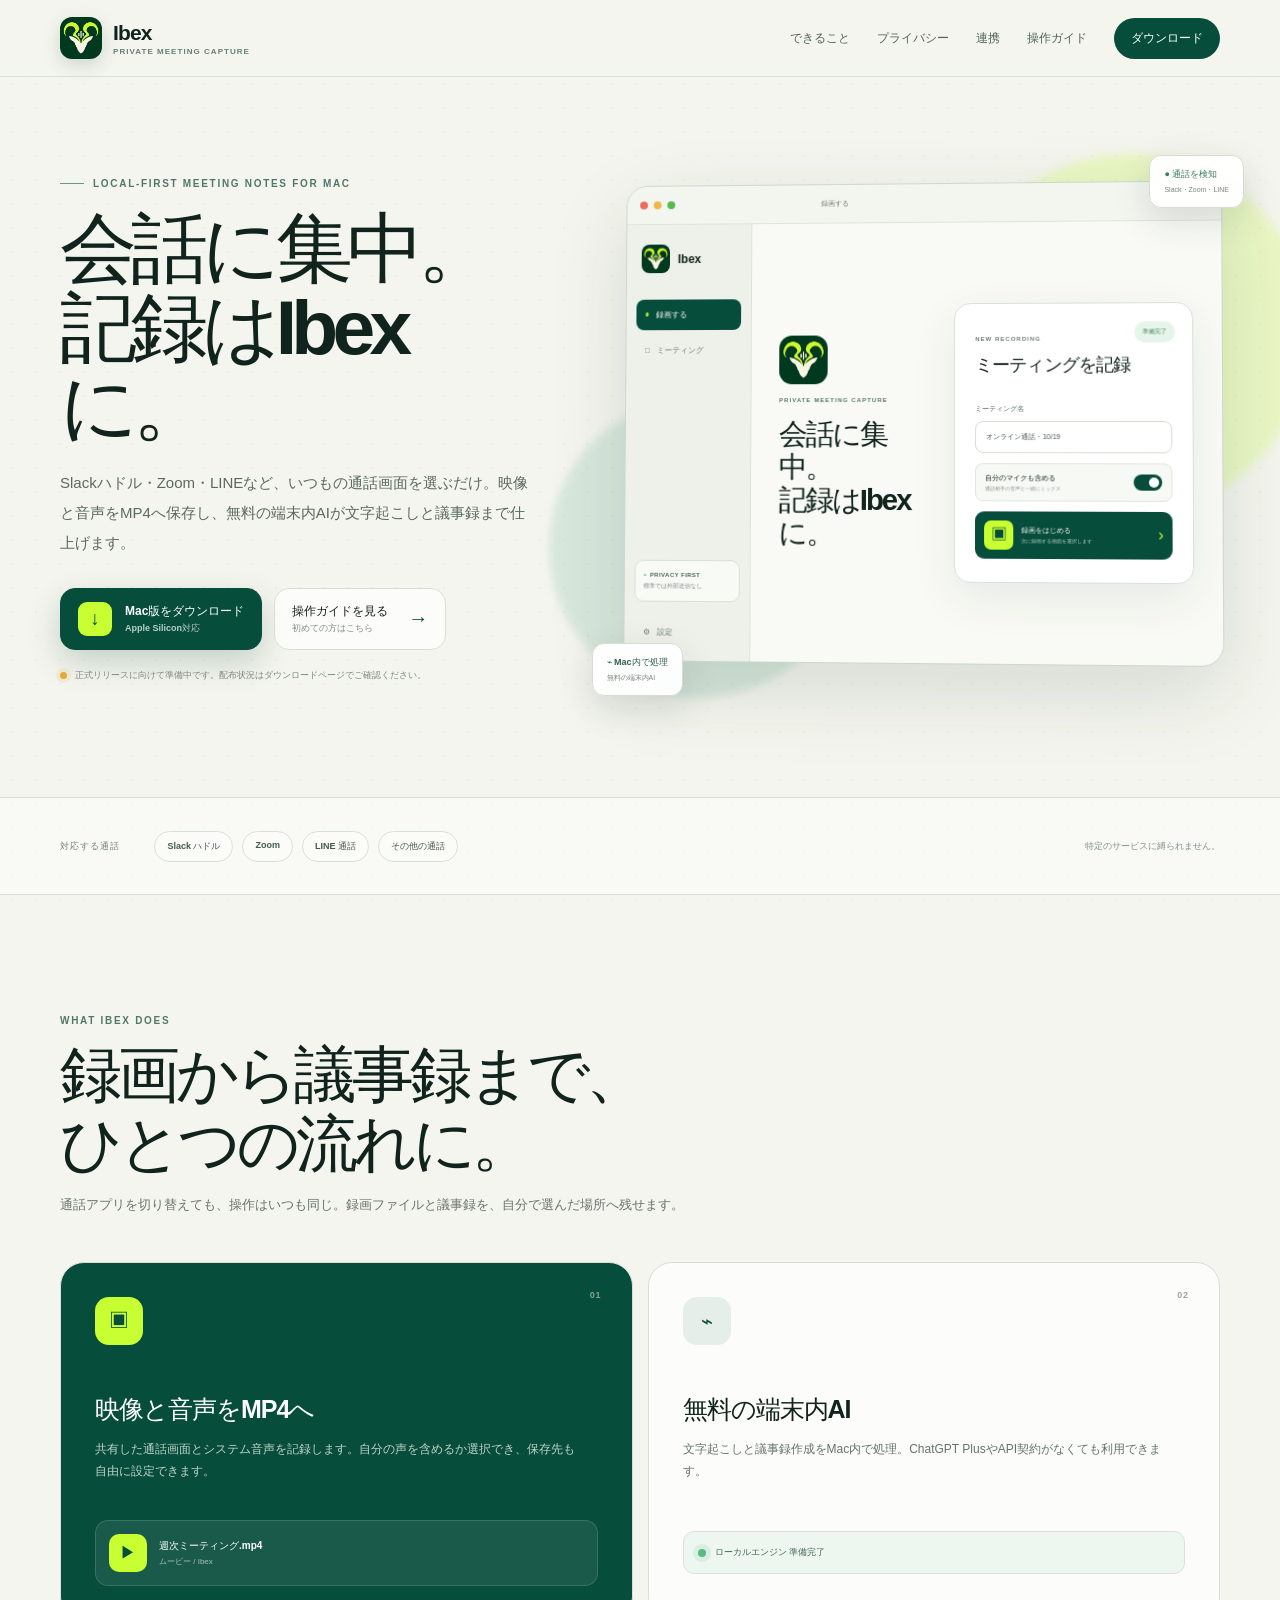
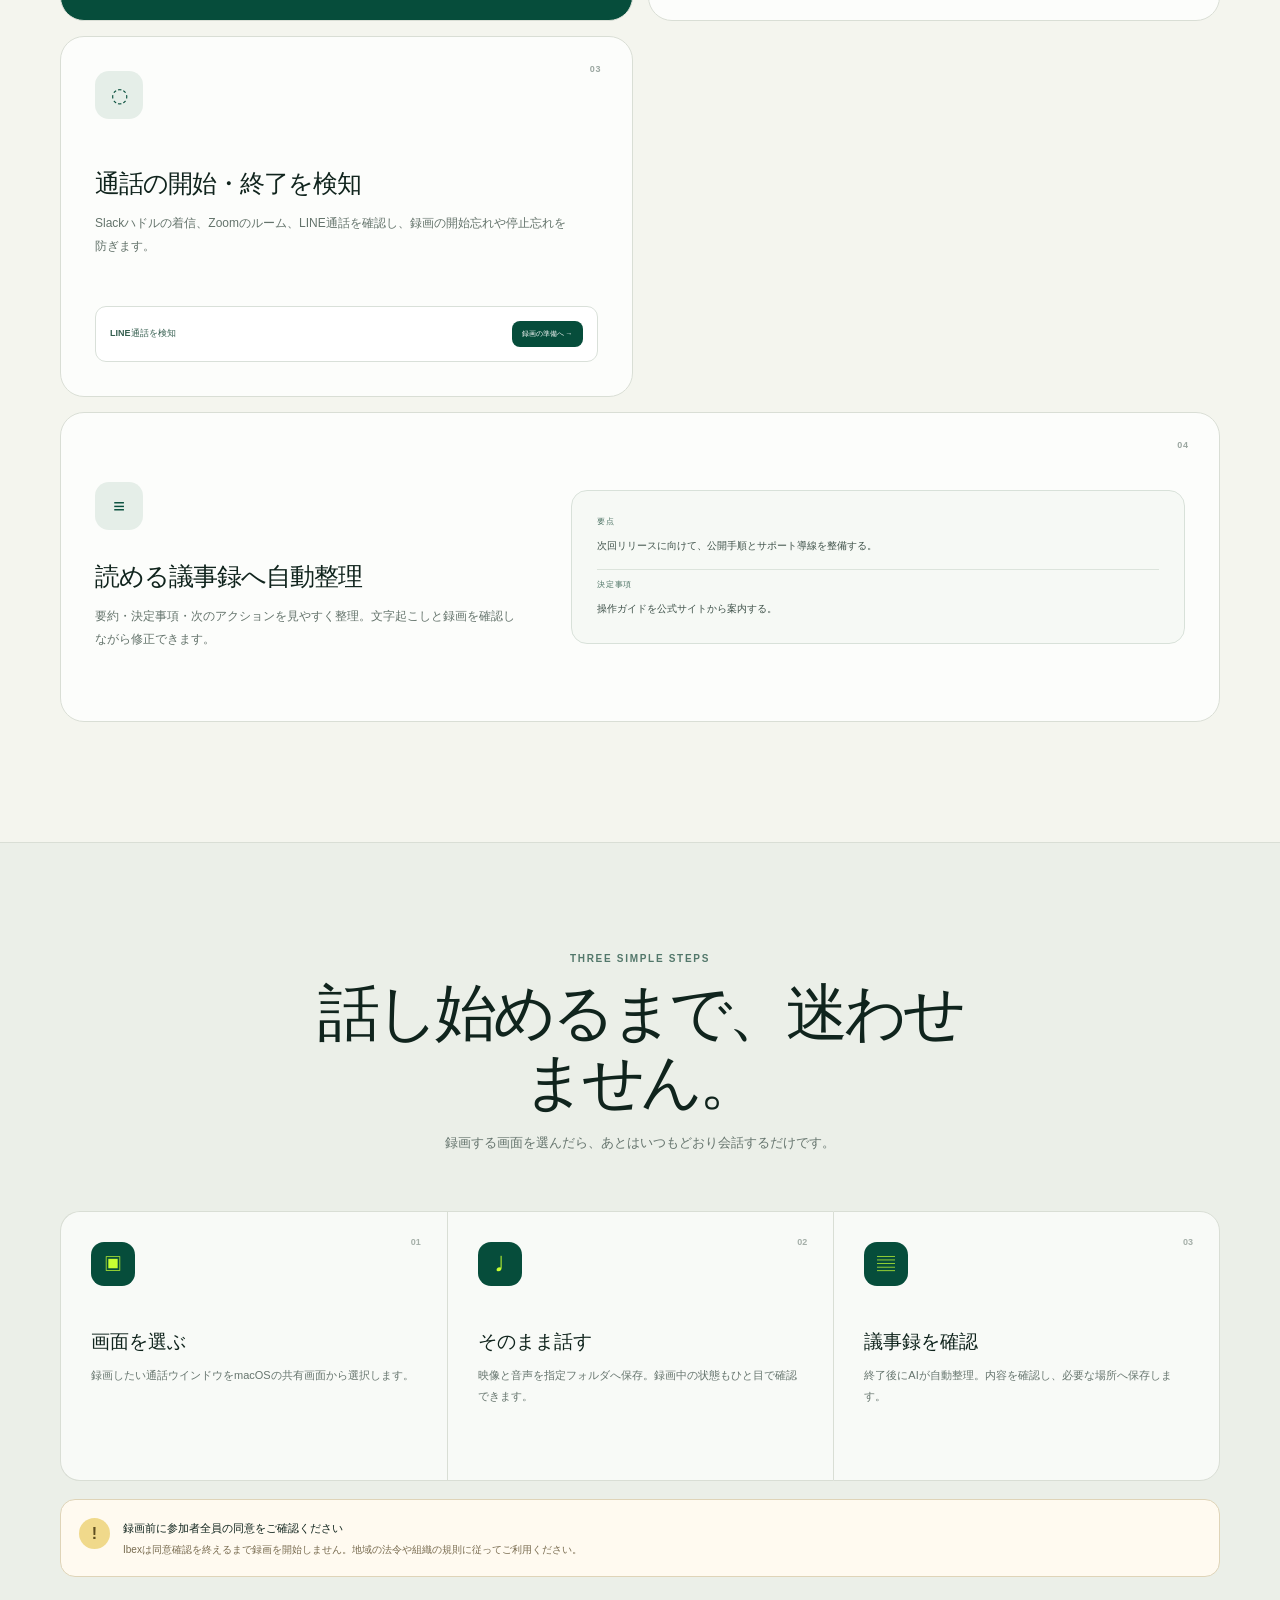
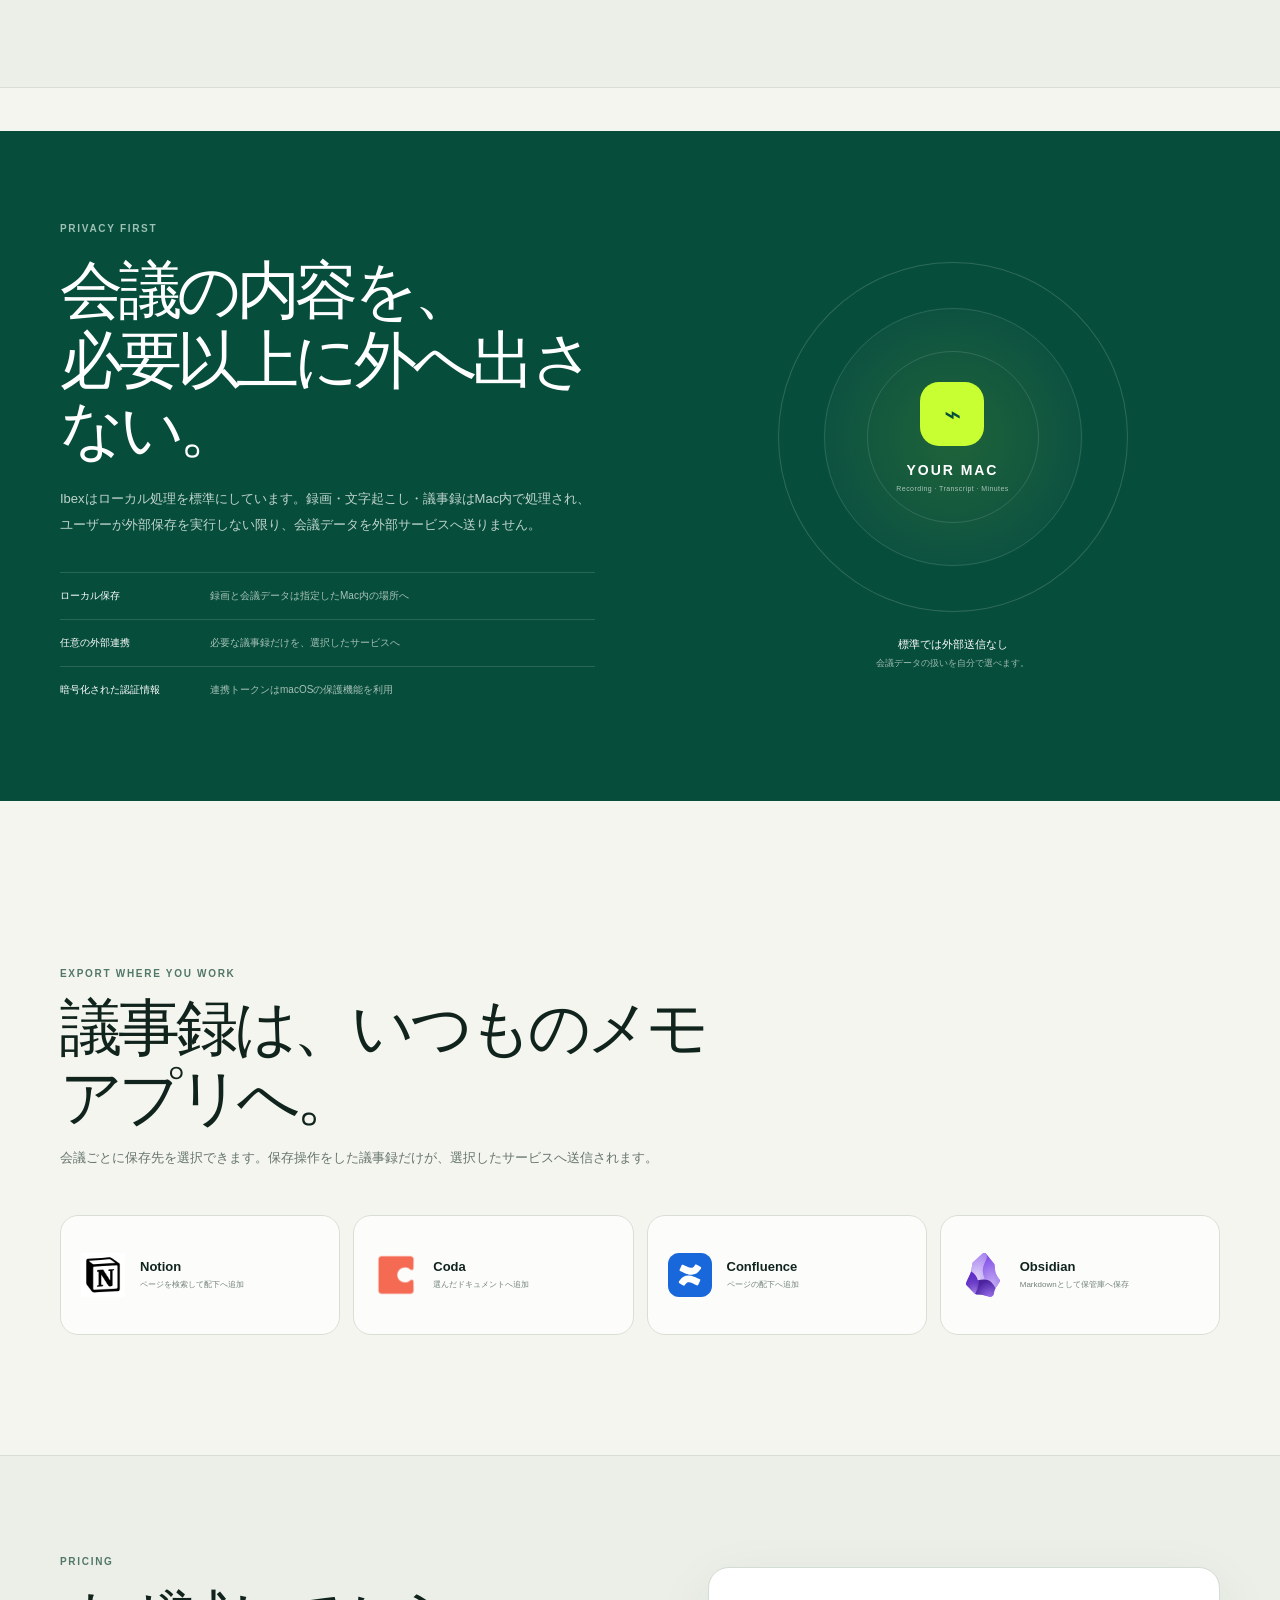
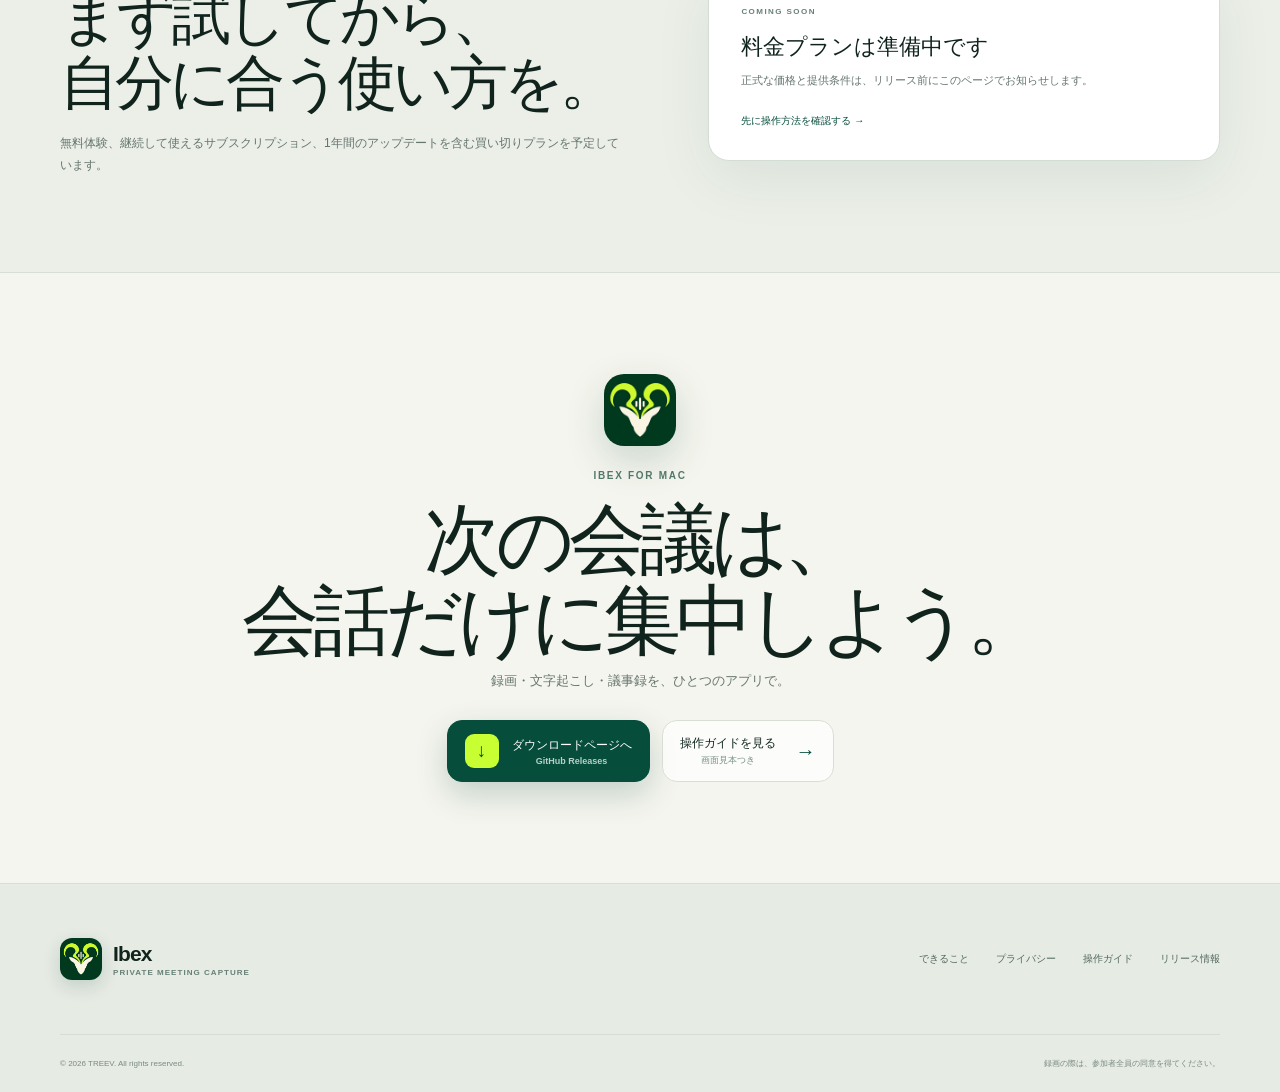
<file: index.html>
<!doctype html>
<html lang="ja">
  <head>
    <meta charset="UTF-8" />
    <meta name="viewport" content="width=device-width, initial-scale=1" />
    <meta name="theme-color" content="#073f31" />
    <meta
      name="description"
      content="Ibexは、Slackハドル・Zoom・LINEなどの通話をMP4へ記録し、無料の端末内AIで文字起こしと議事録を作成するMacアプリです。"
    />
    <meta property="og:type" content="website" />
    <meta property="og:title" content="Ibex | 会話に集中。記録はIbexに。" />
    <meta
      property="og:description"
      content="画面と音声をMP4へ残し、端末内AIが文字起こしと議事録を作成。会議データは標準でMac内に保存します。"
    />
    <meta property="og:image" content="assets/ibex-app-icon.png" />
    <title>Ibex | 会話に集中。記録はIbexに。</title>
    <link rel="icon" href="assets/ibex-app-icon.png" />
    <link rel="stylesheet" href="styles.css" />
    <script src="script.js" defer></script>
  </head>
  <body>
    <a class="skip-link" href="#main-content">本文へ移動</a>

    <header class="site-header">
      <div class="header-inner page-width">
        <a class="brand" href="#top" aria-label="Ibex公式サイトの先頭へ">
          <img src="assets/ibex-app-icon.png" width="42" height="42" alt="" />
          <span><strong>Ibex</strong><small>Private meeting capture</small></span>
        </a>
        <button class="menu-button" type="button" aria-expanded="false" aria-controls="global-nav">
          <span></span><span></span><span></span><b class="sr-only">メニューを開く</b>
        </button>
        <nav id="global-nav" class="global-nav" aria-label="メインメニュー">
          <a href="#features">できること</a>
          <a href="#privacy">プライバシー</a>
          <a href="#integrations">連携</a>
          <a href="guide/">操作ガイド</a>
          <a class="nav-download" href="https://github.com/treev-app/Ibex-Releases/releases" target="_blank" rel="noreferrer">ダウンロード</a>
        </nav>
      </div>
    </header>

    <main id="main-content">
      <section id="top" class="hero page-width">
        <div class="hero-copy reveal">
          <span class="eyebrow"><i></i> LOCAL-FIRST MEETING NOTES FOR MAC</span>
          <h1>会話に集中。<br />記録はIbexに。</h1>
          <p class="lead">Slackハドル・Zoom・LINEなど、いつもの通話画面を選ぶだけ。映像と音声をMP4へ保存し、無料の端末内AIが文字起こしと議事録まで仕上げます。</p>
          <div class="hero-actions">
            <a class="button primary" href="https://github.com/treev-app/Ibex-Releases/releases" target="_blank" rel="noreferrer">
              <span class="button-icon" aria-hidden="true">↓</span><span><strong>Mac版をダウンロード</strong><small>Apple Silicon対応</small></span>
            </a>
            <a class="button secondary" href="guide/"><span><strong>操作ガイドを見る</strong><small>初めての方はこちら</small></span><b aria-hidden="true">→</b></a>
          </div>
          <p class="release-note"><span></span>正式リリースに向けて準備中です。配布状況はダウンロードページでご確認ください。</p>
        </div>

        <div class="product-stage reveal" aria-label="Ibexの録画画面イメージ">
          <div class="glow glow-one"></div><div class="glow glow-two"></div>
          <div class="app-window">
            <div class="window-top"><i></i><i></i><i></i><span>録画する</span></div>
            <div class="app-layout">
              <aside class="app-sidebar">
                <div class="app-brand"><img src="assets/ibex-app-icon.png" alt="" /><b>Ibex</b></div>
                <div class="app-nav active"><span>◉</span>録画する</div>
                <div class="app-nav"><span>□</span>ミーティング</div>
                <div class="app-grow"></div>
                <div class="privacy-mini"><b>⌁ Privacy first</b><small>標準では外部送信なし</small></div>
                <div class="app-nav"><span>⚙</span>設定</div>
              </aside>
              <div class="app-main">
                <div class="hero-message"><img src="assets/ibex-app-icon.png" alt="" /><small>PRIVATE MEETING CAPTURE</small><h2>会話に集中。<br />記録はIbexに。</h2></div>
                <div class="record-card">
                  <span class="card-label">NEW RECORDING</span><em>準備完了</em>
                  <h3>ミーティングを記録</h3>
                  <label>ミーティング名</label><div class="fake-input">オンライン通話・10/19</div>
                  <div class="fake-setting"><span><b>自分のマイクも含める</b><small>通話相手の音声と一緒にミックス</small></span><i></i></div>
                  <div class="record-button"><strong>▣</strong><span><b>録画をはじめる</b><small>次に録画する画面を選択します</small></span><em>›</em></div>
                </div>
              </div>
            </div>
          </div>
          <div class="floating-note note-detect"><b>● 通話を検知</b><span>Slack・Zoom・LINE</span></div>
          <div class="floating-note note-local"><b>⌁ Mac内で処理</b><span>無料の端末内AI</span></div>
        </div>
      </section>

      <section class="trust-strip">
        <div class="page-width trust-inner">
          <span>対応する通話</span>
          <ul><li>Slack ハドル</li><li>Zoom</li><li>LINE 通話</li><li>その他の通話</li></ul>
          <p>特定のサービスに縛られません。</p>
        </div>
      </section>

      <section id="features" class="section page-width">
        <header class="section-heading reveal">
          <span class="section-label">WHAT IBEX DOES</span>
          <h2>録画から議事録まで、<br />ひとつの流れに。</h2>
          <p>通話アプリを切り替えても、操作はいつも同じ。録画ファイルと議事録を、自分で選んだ場所へ残せます。</p>
        </header>
        <div class="feature-grid">
          <article class="feature-card large reveal"><span class="feature-number">01</span><div class="feature-icon">▣</div><h3>映像と音声をMP4へ</h3><p>共有した通話画面とシステム音声を記録します。自分の声を含めるか選択でき、保存先も自由に設定できます。</p><div class="file-chip"><span>▶</span><div><b>週次ミーティング.mp4</b><small>ムービー / Ibex</small></div></div></article>
          <article class="feature-card reveal"><span class="feature-number">02</span><div class="feature-icon">⌁</div><h3>無料の端末内AI</h3><p>文字起こしと議事録作成をMac内で処理。ChatGPT PlusやAPI契約がなくても利用できます。</p><div class="status-line"><i></i><span>ローカルエンジン 準備完了</span></div></article>
          <article class="feature-card reveal"><span class="feature-number">03</span><div class="feature-icon">◌</div><h3>通話の開始・終了を検知</h3><p>Slackハドルの着信、Zoomのルーム、LINE通話を確認し、録画の開始忘れや停止忘れを防ぎます。</p><div class="detect-card"><b>LINE通話を検知</b><span>録画の準備へ →</span></div></article>
          <article class="feature-card wide reveal"><span class="feature-number">04</span><div><div class="feature-icon">≡</div><h3>読める議事録へ自動整理</h3><p>要約・決定事項・次のアクションを見やすく整理。文字起こしと録画を確認しながら修正できます。</p></div><div class="minutes-preview"><span>要点</span><p>次回リリースに向けて、公開手順とサポート導線を整備する。</p><span>決定事項</span><p>操作ガイドを公式サイトから案内する。</p></div></article>
        </div>
      </section>

      <section class="flow-section">
        <div class="page-width">
          <header class="section-heading centered reveal"><span class="section-label">THREE SIMPLE STEPS</span><h2>話し始めるまで、迷わせません。</h2><p>録画する画面を選んだら、あとはいつもどおり会話するだけです。</p></header>
          <ol class="flow-grid">
            <li class="reveal"><span>01</span><div class="flow-icon">▣</div><h3>画面を選ぶ</h3><p>録画したい通話ウインドウをmacOSの共有画面から選択します。</p></li>
            <li class="reveal"><span>02</span><div class="flow-icon">♩</div><h3>そのまま話す</h3><p>映像と音声を指定フォルダへ保存。録画中の状態もひと目で確認できます。</p></li>
            <li class="reveal"><span>03</span><div class="flow-icon">▤</div><h3>議事録を確認</h3><p>終了後にAIが自動整理。内容を確認し、必要な場所へ保存します。</p></li>
          </ol>
          <div class="consent-note reveal"><span>!</span><div><b>録画前に参加者全員の同意をご確認ください</b><p>Ibexは同意確認を終えるまで録画を開始しません。地域の法令や組織の規則に従ってご利用ください。</p></div></div>
        </div>
      </section>

      <section id="privacy" class="privacy-section page-width">
        <div class="privacy-copy reveal"><span class="section-label light">PRIVACY FIRST</span><h2>会議の内容を、<br />必要以上に外へ出さない。</h2><p>Ibexはローカル処理を標準にしています。録画・文字起こし・議事録はMac内で処理され、ユーザーが外部保存を実行しない限り、会議データを外部サービスへ送りません。</p><ul><li><b>ローカル保存</b><span>録画と会議データは指定したMac内の場所へ</span></li><li><b>任意の外部連携</b><span>必要な議事録だけを、選択したサービスへ</span></li><li><b>暗号化された認証情報</b><span>連携トークンはmacOSの保護機能を利用</span></li></ul></div>
        <div class="privacy-visual reveal"><div class="privacy-orbit"><span>⌁</span><b>YOUR MAC</b><small>Recording · Transcript · Minutes</small><i class="orbit-one"></i><i class="orbit-two"></i></div><div class="privacy-caption"><b>標準では外部送信なし</b><span>会議データの扱いを自分で選べます。</span></div></div>
      </section>

      <section id="integrations" class="section integrations-section page-width">
        <header class="section-heading reveal"><span class="section-label">EXPORT WHERE YOU WORK</span><h2>議事録は、いつものメモアプリへ。</h2><p>会議ごとに保存先を選択できます。保存操作をした議事録だけが、選択したサービスへ送信されます。</p></header>
        <div class="integration-grid">
          <article class="reveal"><img src="assets/integrations/notion.png" alt="Notion" /><div><b>Notion</b><span>ページを検索して配下へ追加</span></div></article>
          <article class="reveal"><img src="assets/integrations/coda.png" alt="Coda" /><div><b>Coda</b><span>選んだドキュメントへ追加</span></div></article>
          <article class="reveal"><img src="assets/integrations/confluence.svg" alt="Confluence" /><div><b>Confluence</b><span>ページの配下へ追加</span></div></article>
          <article class="reveal"><img src="assets/integrations/obsidian.svg" alt="Obsidian" /><div><b>Obsidian</b><span>Markdownとして保管庫へ保存</span></div></article>
        </div>
      </section>

      <section class="pricing-preview">
        <div class="page-width pricing-inner reveal">
          <div><span class="section-label">PRICING</span><h2>まず試してから、<br />自分に合う使い方を。</h2><p>無料体験、継続して使えるサブスクリプション、1年間のアップデートを含む買い切りプランを予定しています。</p></div>
          <div class="pricing-card"><span>COMING SOON</span><h3>料金プランは準備中です</h3><p>正式な価格と提供条件は、リリース前にこのページでお知らせします。</p><a href="guide/">先に操作方法を確認する →</a></div>
        </div>
      </section>

      <section class="final-cta page-width reveal">
        <img src="assets/ibex-app-icon.png" width="72" height="72" alt="" />
        <span class="section-label">IBEX FOR MAC</span>
        <h2>次の会議は、<br />会話だけに集中しよう。</h2>
        <p>録画・文字起こし・議事録を、ひとつのアプリで。</p>
        <div class="hero-actions centered-actions"><a class="button primary" href="https://github.com/treev-app/Ibex-Releases/releases" target="_blank" rel="noreferrer"><span class="button-icon">↓</span><span><strong>ダウンロードページへ</strong><small>GitHub Releases</small></span></a><a class="button secondary" href="guide/"><span><strong>操作ガイドを見る</strong><small>画面見本つき</small></span><b>→</b></a></div>
      </section>
    </main>

    <footer class="site-footer">
      <div class="page-width footer-main"><div class="brand footer-brand"><img src="assets/ibex-app-icon.png" width="42" height="42" alt="" /><span><strong>Ibex</strong><small>Private meeting capture</small></span></div><nav aria-label="フッターメニュー"><a href="#features">できること</a><a href="#privacy">プライバシー</a><a href="guide/">操作ガイド</a><a href="https://github.com/treev-app/Ibex-Releases" target="_blank" rel="noreferrer">リリース情報</a></nav></div>
      <div class="page-width footer-bottom"><p>© <span id="copyright-year">2026</span> TREEV. All rights reserved.</p><p>録画の際は、参加者全員の同意を得てください。</p></div>
    </footer>
  </body>
</html>
</file>
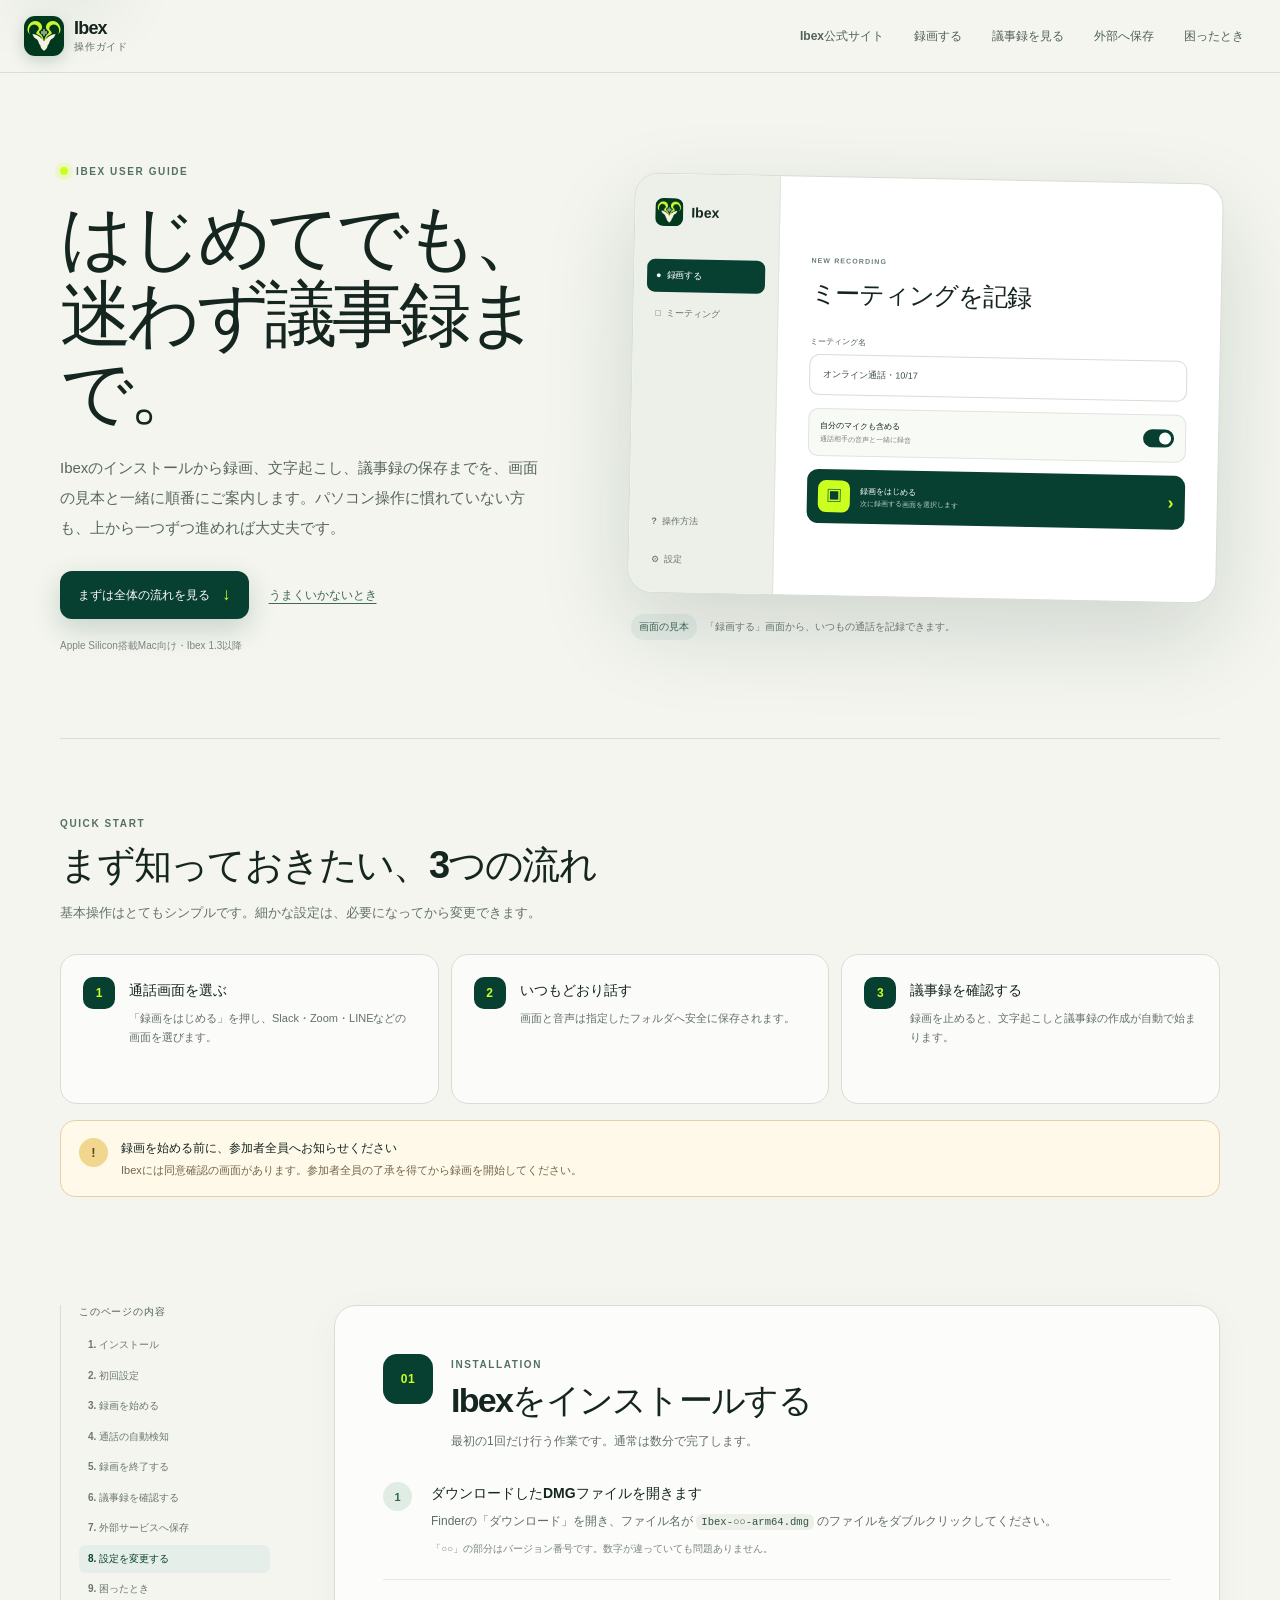
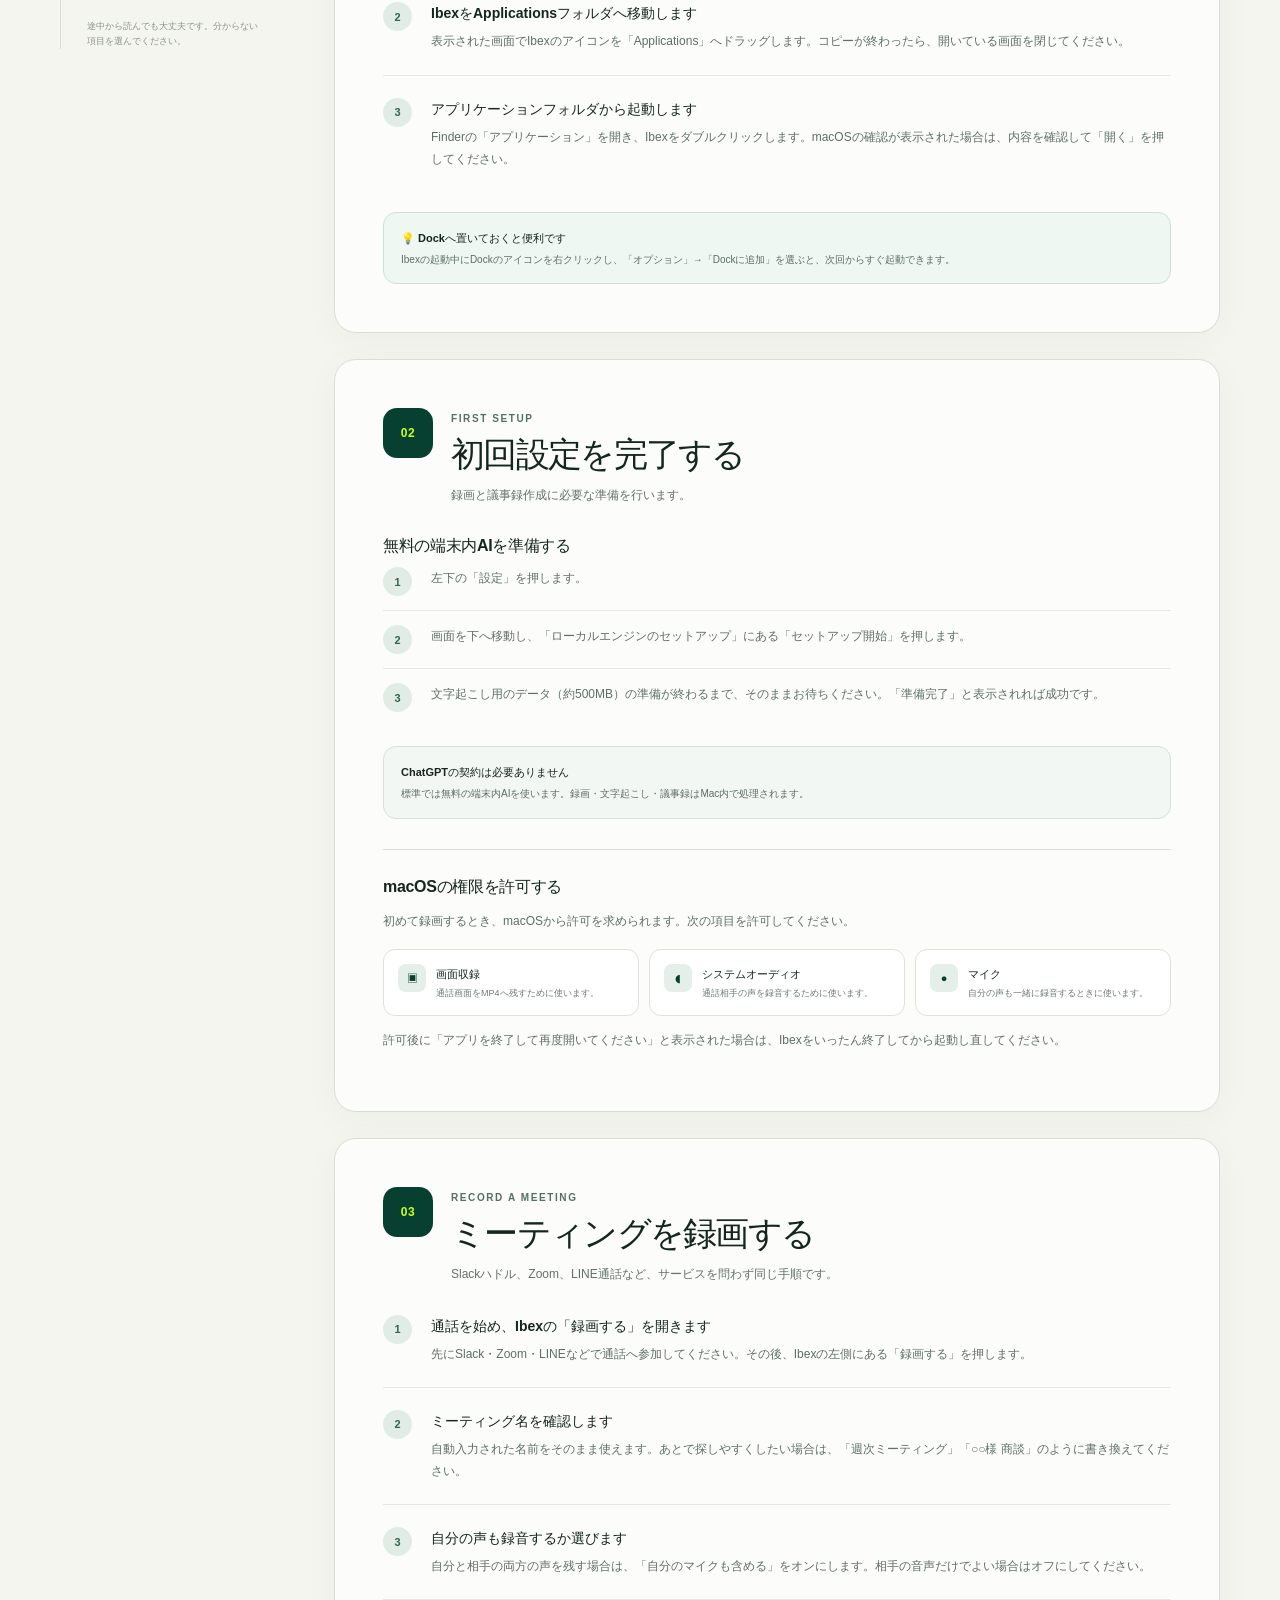
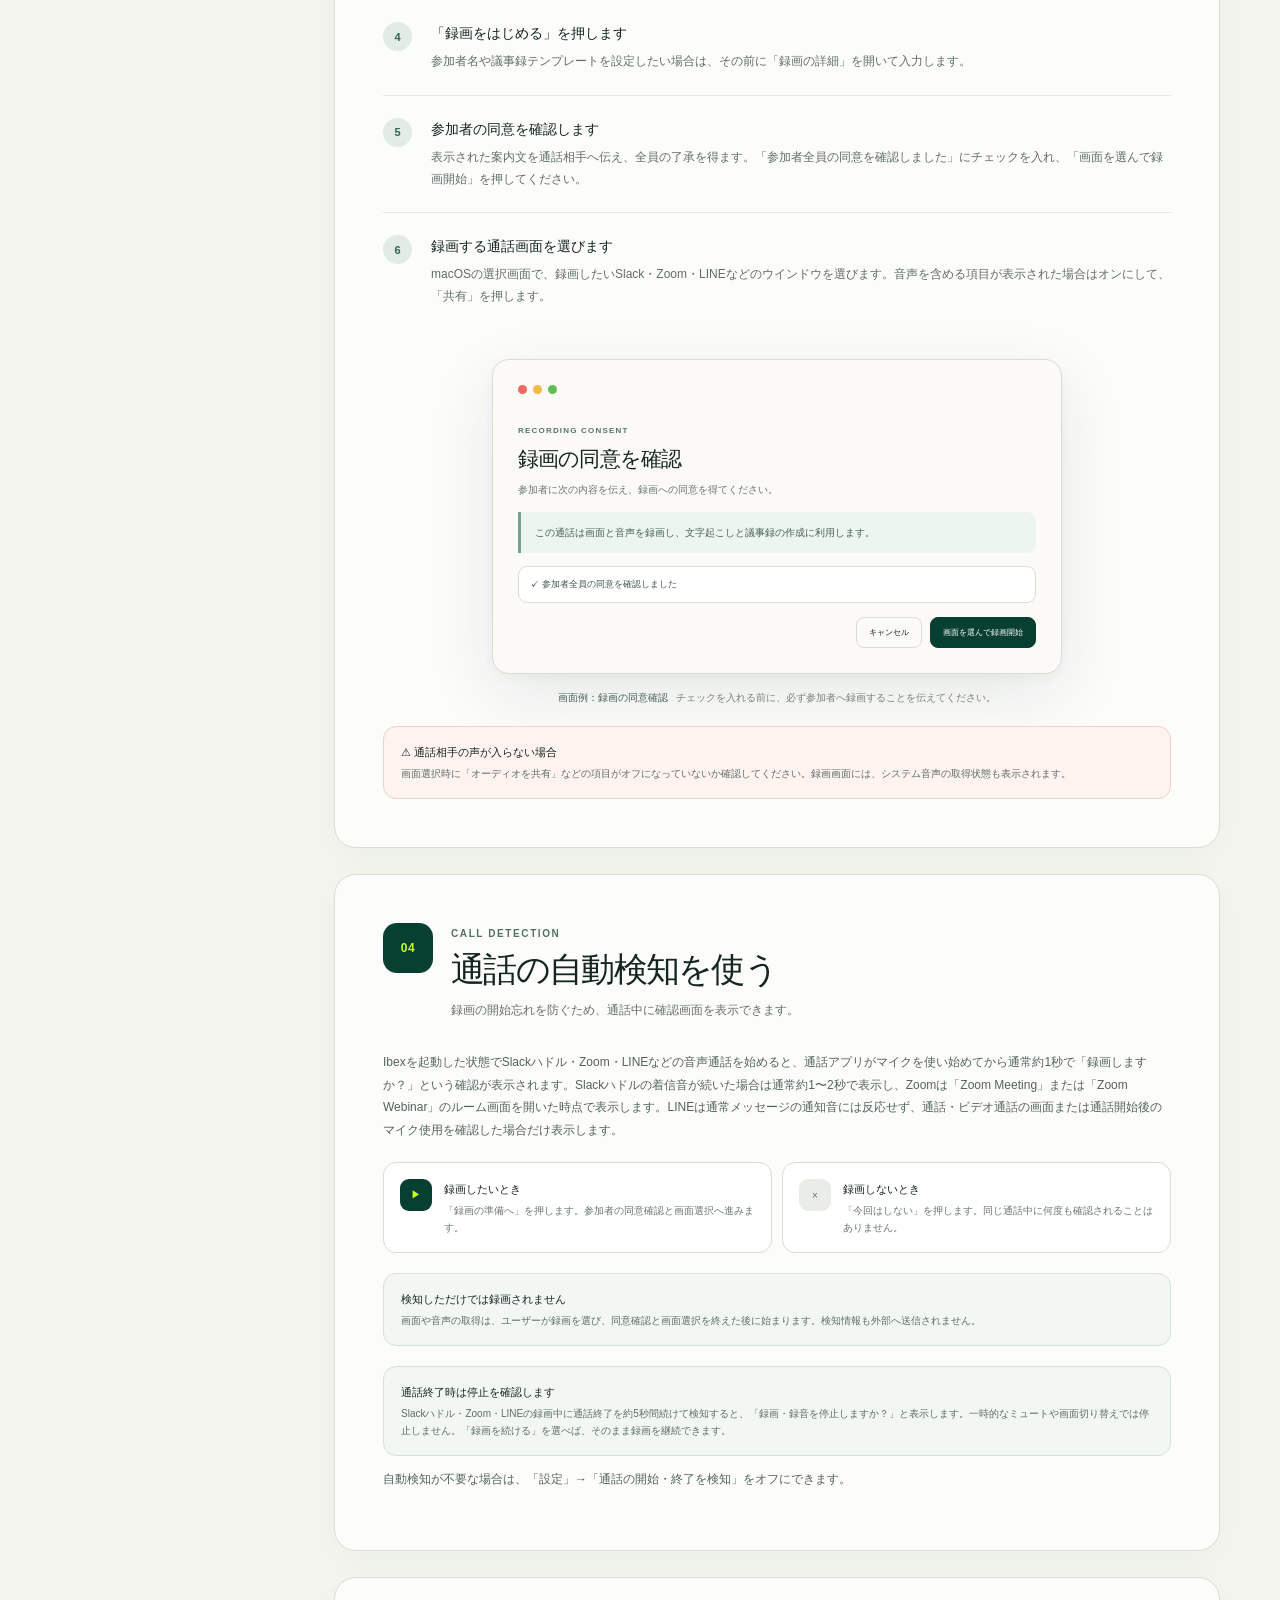
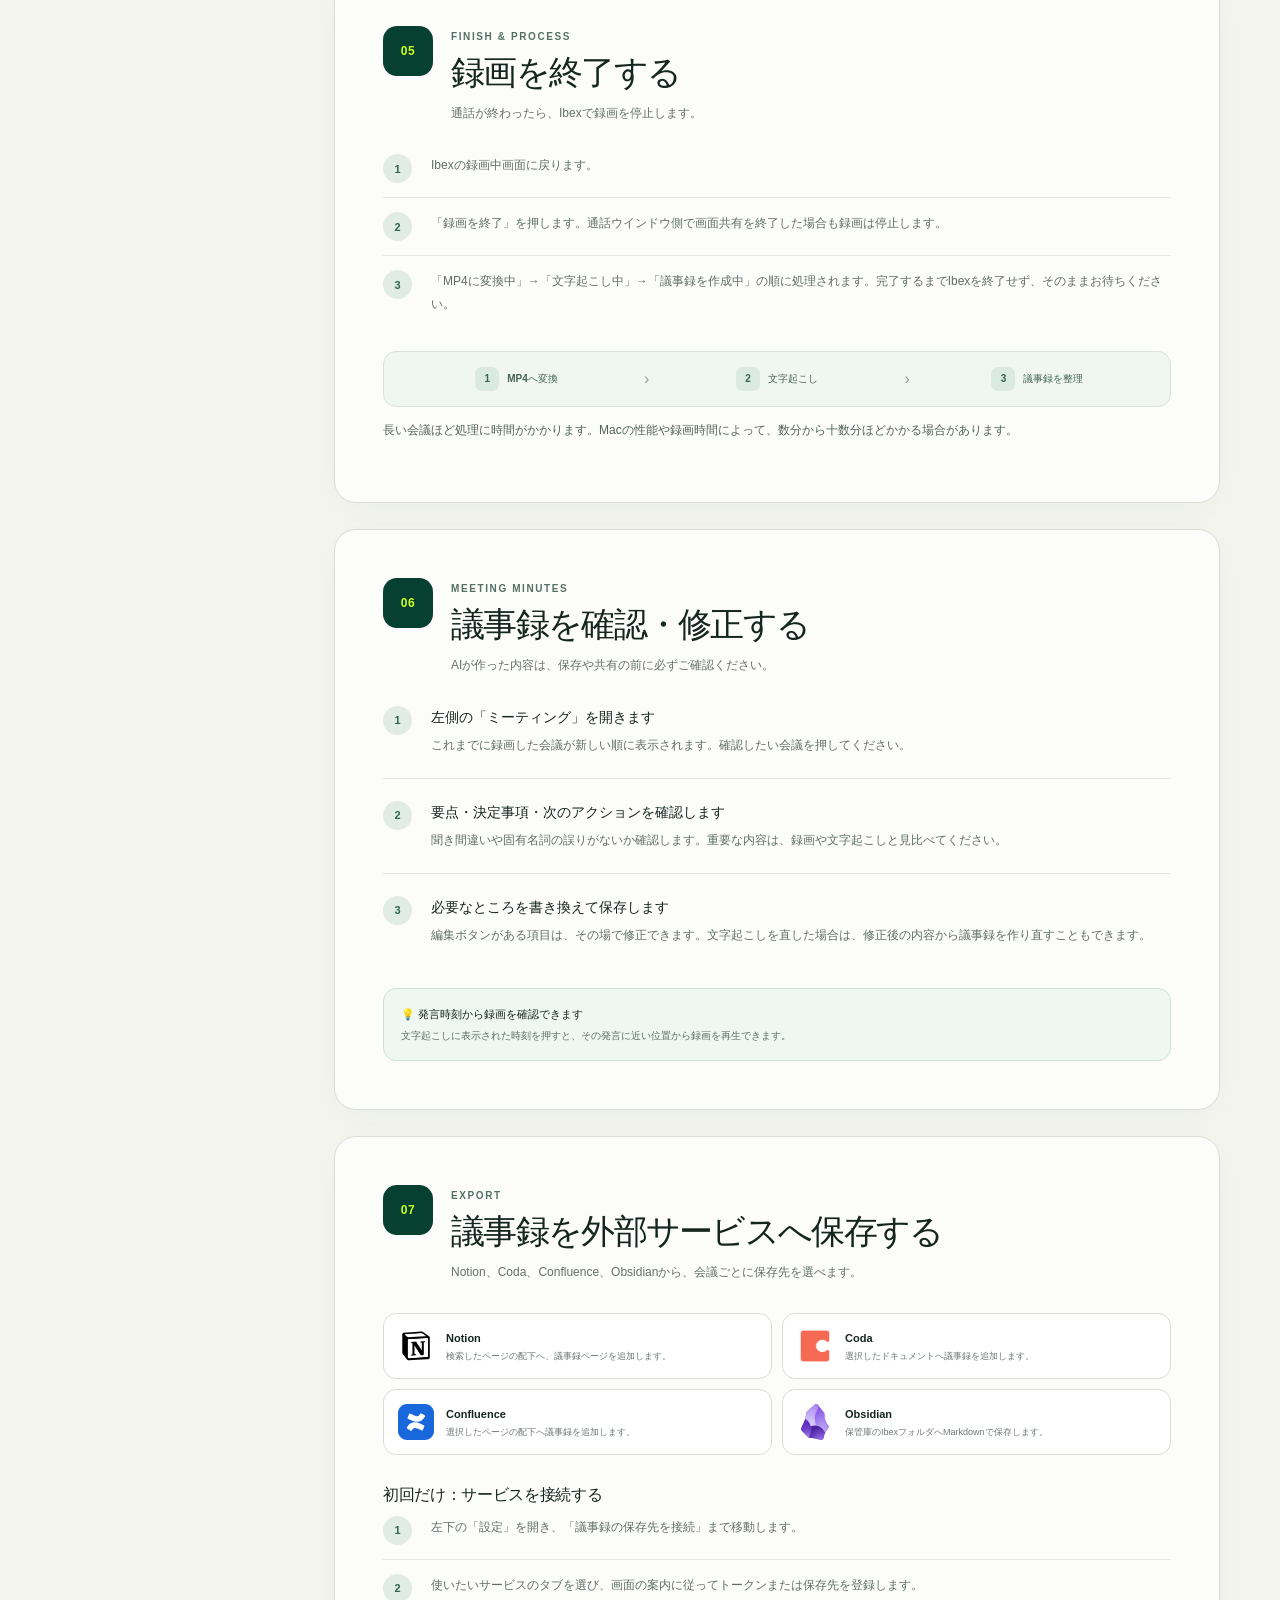
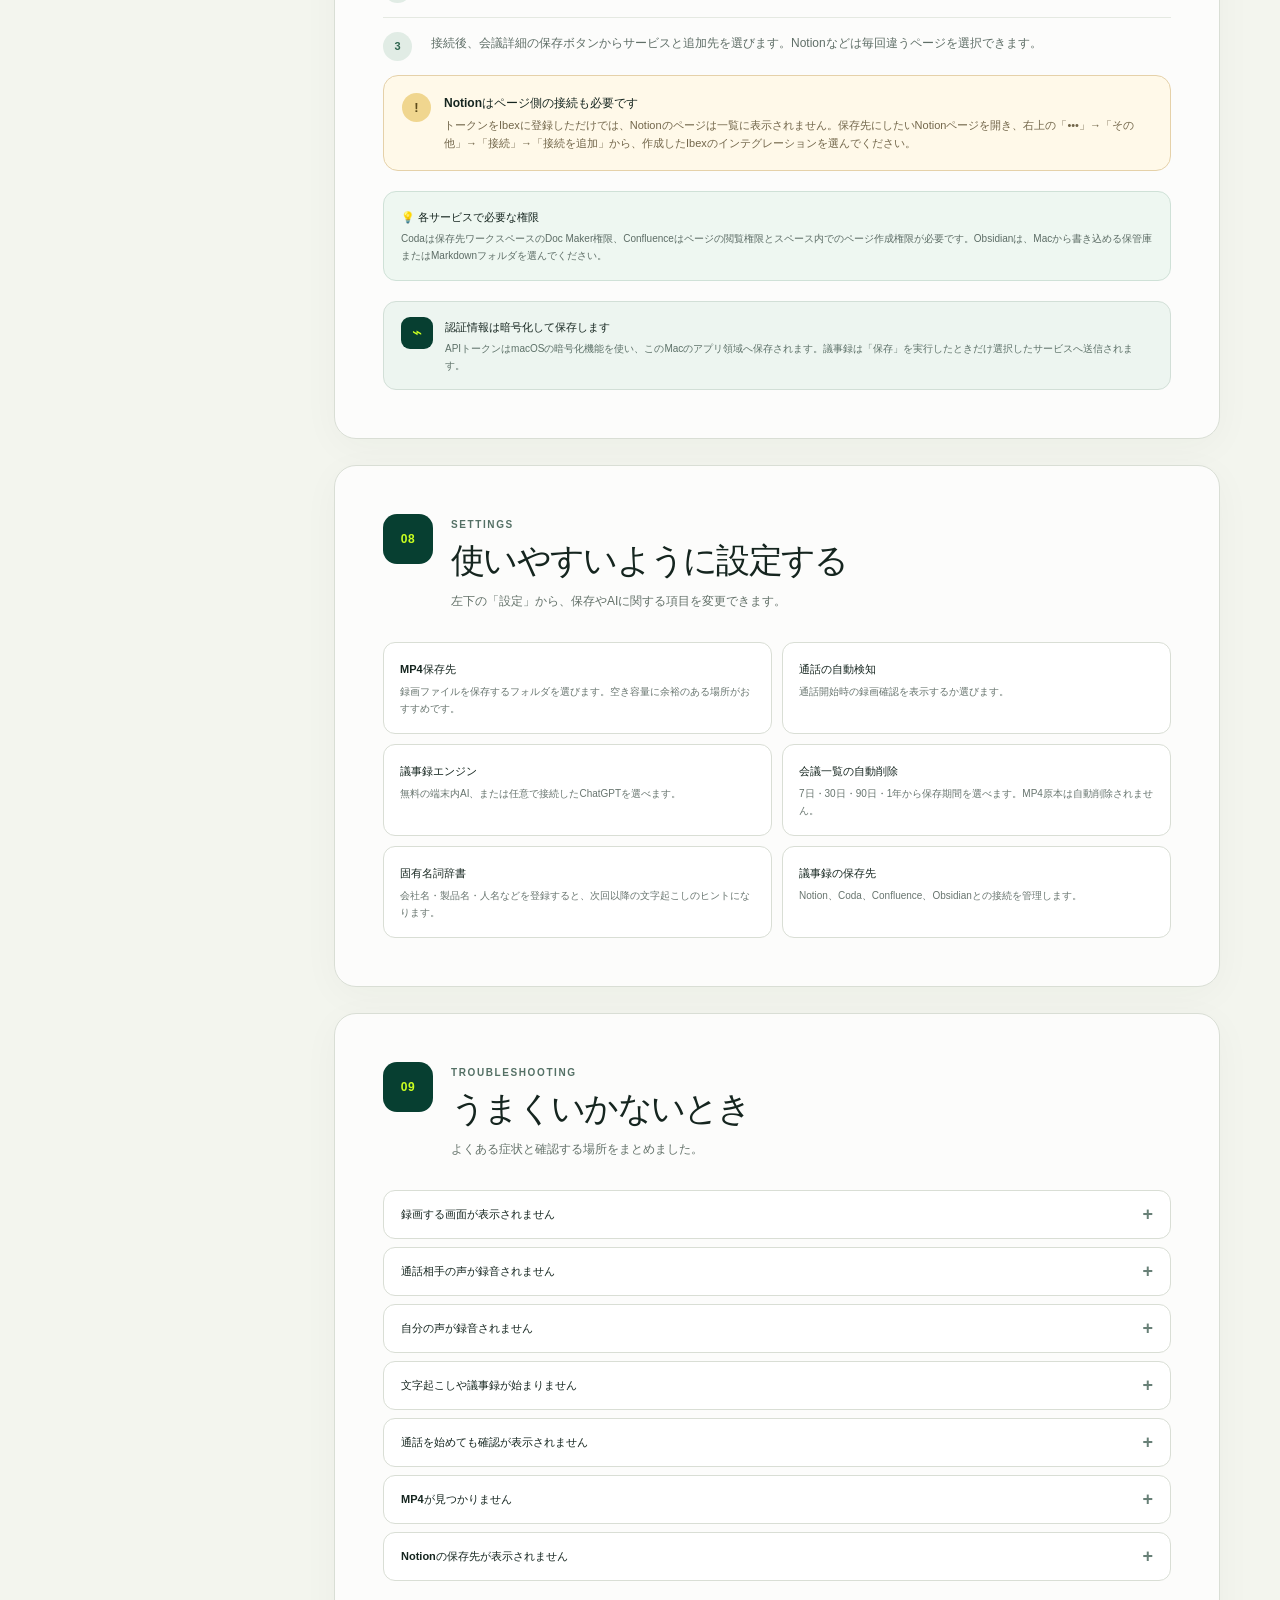
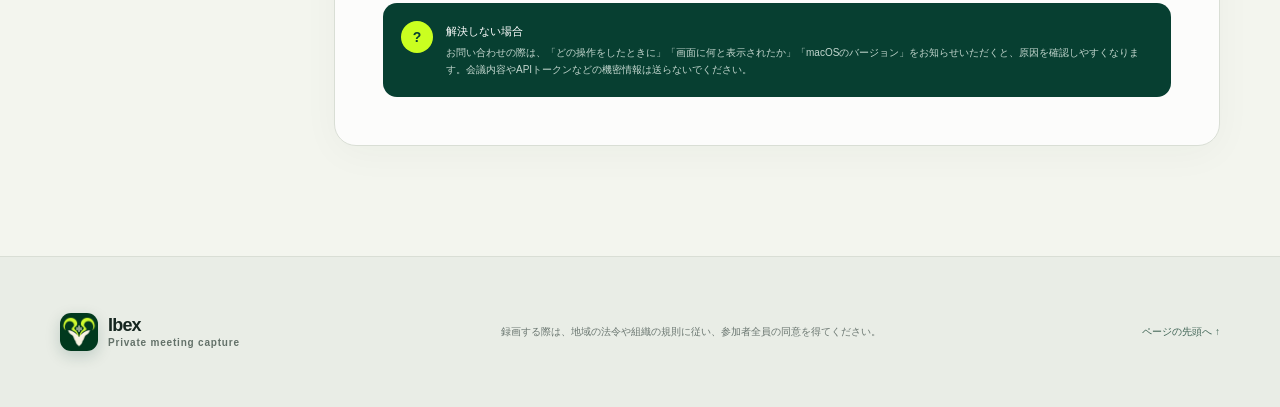
<file: guide/index.html>
<!doctype html>
<html lang="ja">
  <head>
    <meta charset="UTF-8" />
    <meta name="viewport" content="width=device-width, initial-scale=1" />
    <meta name="theme-color" content="#073f31" />
    <meta name="description" content="Ibexのインストール、録画、議事録の確認、Notionなどへの保存方法を、初めての方にも分かりやすく説明します。" />
    <meta property="og:type" content="website" />
    <meta property="og:title" content="Ibex 操作ガイド" />
    <meta property="og:description" content="録画の開始から議事録の保存まで、画面見本付きで丁寧にご案内します。" />
    <title>Ibex 操作ガイド</title>
    <link rel="icon" href="assets/ibex-app-icon.png" />
    <link rel="stylesheet" href="styles.css" />
    <script src="script.js" defer></script>
  </head>
  <body>
    <a class="skip-link" href="#main-content">本文へ移動</a>

    <header class="site-header">
      <div class="header-inner">
        <a class="site-brand" href="../" aria-label="Ibex公式サイトへ戻る">
          <img src="assets/ibex-app-icon.png" width="40" height="40" alt="" />
          <span><strong>Ibex</strong><small>操作ガイド</small></span>
        </a>
        <button class="menu-button" type="button" aria-expanded="false" aria-controls="global-nav">
          <span></span><span></span><span></span><span class="sr-only">メニューを開く</span>
        </button>
        <nav id="global-nav" class="global-nav" aria-label="操作ガイドのメニュー">
          <a href="../">Ibex公式サイト</a>
          <a href="#first-recording">録画する</a>
          <a href="#minutes">議事録を見る</a>
          <a href="#export">外部へ保存</a>
          <a href="#troubleshooting">困ったとき</a>
        </nav>
      </div>
    </header>

    <main id="main-content">
      <section id="top" class="hero">
        <div class="hero-copy">
          <span class="eyebrow"><span></span> IBEX USER GUIDE</span>
          <h1>はじめてでも、<br />迷わず議事録まで。</h1>
          <p>Ibexのインストールから録画、文字起こし、議事録の保存までを、画面の見本と一緒に順番にご案内します。パソコン操作に慣れていない方も、上から一つずつ進めれば大丈夫です。</p>
          <div class="hero-actions">
            <a class="primary-link" href="#quick-start">まずは全体の流れを見る <span aria-hidden="true">↓</span></a>
            <a class="text-link" href="#troubleshooting">うまくいかないとき</a>
          </div>
          <p class="version-note">Apple Silicon搭載Mac向け・Ibex 1.3以降</p>
        </div>

        <figure class="hero-visual">
          <div class="mini-app" aria-label="Ibexの録画開始画面の見本">
            <div class="mini-sidebar">
              <div class="mini-logo"><img src="assets/ibex-app-icon.png" alt="" /><strong>Ibex</strong></div>
              <span class="mini-nav is-active">●&nbsp;&nbsp;録画する</span>
              <span class="mini-nav">□&nbsp;&nbsp;ミーティング</span>
              <span class="mini-spacer"></span>
              <span class="mini-nav">?&nbsp;&nbsp;操作方法</span>
              <span class="mini-nav">⚙&nbsp;&nbsp;設定</span>
            </div>
            <div class="mini-content">
              <span class="mini-kicker">NEW RECORDING</span>
              <h2>ミーティングを記録</h2>
              <label>ミーティング名</label>
              <div class="mini-input">オンライン通話・10/17</div>
              <div class="mini-option"><span><strong>自分のマイクも含める</strong><small>通話相手の音声と一緒に録音</small></span><i></i></div>
              <div class="mini-button"><b>▣</b><span><strong>録画をはじめる</strong><small>次に録画する画面を選択します</small></span><b>›</b></div>
            </div>
          </div>
          <figcaption><span>画面の見本</span>「録画する」画面から、いつもの通話を記録できます。</figcaption>
        </figure>
      </section>

      <section id="quick-start" class="quick-start page-width" aria-labelledby="quick-start-title">
        <div class="section-heading compact">
          <span class="section-label">QUICK START</span>
          <h2 id="quick-start-title">まず知っておきたい、3つの流れ</h2>
          <p>基本操作はとてもシンプルです。細かな設定は、必要になってから変更できます。</p>
        </div>
        <ol class="quick-grid">
          <li><span class="step-number">1</span><div><strong>通話画面を選ぶ</strong><p>「録画をはじめる」を押し、Slack・Zoom・LINEなどの画面を選びます。</p></div></li>
          <li><span class="step-number">2</span><div><strong>いつもどおり話す</strong><p>画面と音声は指定したフォルダへ安全に保存されます。</p></div></li>
          <li><span class="step-number">3</span><div><strong>議事録を確認する</strong><p>録画を止めると、文字起こしと議事録の作成が自動で始まります。</p></div></li>
        </ol>
        <div class="important-note">
          <span class="note-icon">!</span>
          <div><strong>録画を始める前に、参加者全員へお知らせください</strong><p>Ibexには同意確認の画面があります。参加者全員の了承を得てから録画を開始してください。</p></div>
        </div>
      </section>

      <div class="guide-layout page-width">
        <aside class="table-of-contents" aria-label="このページの目次">
          <span class="toc-title">このページの内容</span>
          <nav>
            <a href="#installation">1. インストール</a>
            <a href="#initial-setup">2. 初回設定</a>
            <a href="#first-recording">3. 録画を始める</a>
            <a href="#call-detection">4. 通話の自動検知</a>
            <a href="#finish-recording">5. 録画を終了する</a>
            <a href="#minutes">6. 議事録を確認する</a>
            <a href="#export">7. 外部サービスへ保存</a>
            <a href="#settings">8. 設定を変更する</a>
            <a href="#troubleshooting">9. 困ったとき</a>
          </nav>
          <p>途中から読んでも大丈夫です。分からない項目を選んでください。</p>
        </aside>

        <div class="guide-content">
          <section id="installation" class="guide-section">
            <header class="guide-heading">
              <span class="chapter-number">01</span>
              <div><span class="section-label">INSTALLATION</span><h2>Ibexをインストールする</h2><p>最初の1回だけ行う作業です。通常は数分で完了します。</p></div>
            </header>
            <ol class="instruction-list">
              <li><span>1</span><div><h3>ダウンロードしたDMGファイルを開きます</h3><p>Finderの「ダウンロード」を開き、ファイル名が <code>Ibex-○○-arm64.dmg</code> のファイルをダブルクリックしてください。</p><p class="caption">「○○」の部分はバージョン番号です。数字が違っていても問題ありません。</p></div></li>
              <li><span>2</span><div><h3>IbexをApplicationsフォルダへ移動します</h3><p>表示された画面でIbexのアイコンを「Applications」へドラッグします。コピーが終わったら、開いている画面を閉じてください。</p></div></li>
              <li><span>3</span><div><h3>アプリケーションフォルダから起動します</h3><p>Finderの「アプリケーション」を開き、Ibexをダブルクリックします。macOSの確認が表示された場合は、内容を確認して「開く」を押してください。</p></div></li>
            </ol>
            <div class="tip"><strong>💡 Dockへ置いておくと便利です</strong><p>Ibexの起動中にDockのアイコンを右クリックし、「オプション」→「Dockに追加」を選ぶと、次回からすぐ起動できます。</p></div>
          </section>

          <section id="initial-setup" class="guide-section">
            <header class="guide-heading">
              <span class="chapter-number">02</span>
              <div><span class="section-label">FIRST SETUP</span><h2>初回設定を完了する</h2><p>録画と議事録作成に必要な準備を行います。</p></div>
            </header>

            <div class="subsection">
              <h3>無料の端末内AIを準備する</h3>
              <ol class="instruction-list compact-list">
                <li><span>1</span><div><p>左下の「設定」を押します。</p></div></li>
                <li><span>2</span><div><p>画面を下へ移動し、「ローカルエンジンのセットアップ」にある「セットアップ開始」を押します。</p></div></li>
                <li><span>3</span><div><p>文字起こし用のデータ（約500MB）の準備が終わるまで、そのままお待ちください。「準備完了」と表示されれば成功です。</p></div></li>
              </ol>
              <div class="quiet-note"><strong>ChatGPTの契約は必要ありません</strong><p>標準では無料の端末内AIを使います。録画・文字起こし・議事録はMac内で処理されます。</p></div>
            </div>

            <div class="subsection">
              <h3>macOSの権限を許可する</h3>
              <p>初めて録画するとき、macOSから許可を求められます。次の項目を許可してください。</p>
              <div class="permission-grid">
                <article><span>▣</span><div><strong>画面収録</strong><p>通話画面をMP4へ残すために使います。</p></div></article>
                <article><span>◖</span><div><strong>システムオーディオ</strong><p>通話相手の声を録音するために使います。</p></div></article>
                <article><span>●</span><div><strong>マイク</strong><p>自分の声も一緒に録音するときに使います。</p></div></article>
              </div>
              <p class="caption">許可後に「アプリを終了して再度開いてください」と表示された場合は、Ibexをいったん終了してから起動し直してください。</p>
            </div>
          </section>

          <section id="first-recording" class="guide-section">
            <header class="guide-heading">
              <span class="chapter-number">03</span>
              <div><span class="section-label">RECORD A MEETING</span><h2>ミーティングを録画する</h2><p>Slackハドル、Zoom、LINE通話など、サービスを問わず同じ手順です。</p></div>
            </header>

            <ol class="instruction-list">
              <li><span>1</span><div><h3>通話を始め、Ibexの「録画する」を開きます</h3><p>先にSlack・Zoom・LINEなどで通話へ参加してください。その後、Ibexの左側にある「録画する」を押します。</p></div></li>
              <li><span>2</span><div><h3>ミーティング名を確認します</h3><p>自動入力された名前をそのまま使えます。あとで探しやすくしたい場合は、「週次ミーティング」「○○様 商談」のように書き換えてください。</p></div></li>
              <li><span>3</span><div><h3>自分の声も録音するか選びます</h3><p>自分と相手の両方の声を残す場合は、「自分のマイクも含める」をオンにします。相手の音声だけでよい場合はオフにしてください。</p></div></li>
              <li><span>4</span><div><h3>「録画をはじめる」を押します</h3><p>参加者名や議事録テンプレートを設定したい場合は、その前に「録画の詳細」を開いて入力します。</p></div></li>
              <li><span>5</span><div><h3>参加者の同意を確認します</h3><p>表示された案内文を通話相手へ伝え、全員の了承を得ます。「参加者全員の同意を確認しました」にチェックを入れ、「画面を選んで録画開始」を押してください。</p></div></li>
              <li><span>6</span><div><h3>録画する通話画面を選びます</h3><p>macOSの選択画面で、録画したいSlack・Zoom・LINEなどのウインドウを選びます。音声を含める項目が表示された場合はオンにして、「共有」を押します。</p></div></li>
            </ol>

            <figure class="screen-example">
              <div class="screen-example-window">
                <div class="window-dots"><i></i><i></i><i></i></div>
                <span class="example-kicker">RECORDING CONSENT</span>
                <h3>録画の同意を確認</h3>
                <p>参加者に次の内容を伝え、録画への同意を得てください。</p>
                <div class="quote-box">この通話は画面と音声を録画し、文字起こしと議事録の作成に利用します。</div>
                <div class="check-row">✓ 参加者全員の同意を確認しました</div>
                <div class="example-actions"><span>キャンセル</span><b>画面を選んで録画開始</b></div>
              </div>
              <figcaption><strong>画面例：録画の同意確認</strong><span>チェックを入れる前に、必ず参加者へ録画することを伝えてください。</span></figcaption>
            </figure>

            <div class="warning"><strong>⚠ 通話相手の声が入らない場合</strong><p>画面選択時に「オーディオを共有」などの項目がオフになっていないか確認してください。録画画面には、システム音声の取得状態も表示されます。</p></div>
          </section>

          <section id="call-detection" class="guide-section">
            <header class="guide-heading">
              <span class="chapter-number">04</span>
              <div><span class="section-label">CALL DETECTION</span><h2>通話の自動検知を使う</h2><p>録画の開始忘れを防ぐため、通話中に確認画面を表示できます。</p></div>
            </header>
            <p>Ibexを起動した状態でSlackハドル・Zoom・LINEなどの音声通話を始めると、通話アプリがマイクを使い始めてから通常約1秒で「録画しますか？」という確認が表示されます。Slackハドルの着信音が続いた場合は通常約1〜2秒で表示し、Zoomは「Zoom Meeting」または「Zoom Webinar」のルーム画面を開いた時点で表示します。LINEは通常メッセージの通知音には反応せず、通話・ビデオ通話の画面または通話開始後のマイク使用を確認した場合だけ表示します。</p>
            <div class="choice-grid">
              <article><span class="choice-icon">▶</span><div><strong>録画したいとき</strong><p>「録画の準備へ」を押します。参加者の同意確認と画面選択へ進みます。</p></div></article>
              <article><span class="choice-icon muted">×</span><div><strong>録画しないとき</strong><p>「今回はしない」を押します。同じ通話中に何度も確認されることはありません。</p></div></article>
            </div>
            <div class="quiet-note"><strong>検知しただけでは録画されません</strong><p>画面や音声の取得は、ユーザーが録画を選び、同意確認と画面選択を終えた後に始まります。検知情報も外部へ送信されません。</p></div>
            <div class="quiet-note"><strong>通話終了時は停止を確認します</strong><p>Slackハドル・Zoom・LINEの録画中に通話終了を約5秒間続けて検知すると、「録画・録音を停止しますか？」と表示します。一時的なミュートや画面切り替えでは停止しません。「録画を続ける」を選べば、そのまま録画を継続できます。</p></div>
            <p class="caption">自動検知が不要な場合は、「設定」→「通話の開始・終了を検知」をオフにできます。</p>
          </section>

          <section id="finish-recording" class="guide-section">
            <header class="guide-heading">
              <span class="chapter-number">05</span>
              <div><span class="section-label">FINISH & PROCESS</span><h2>録画を終了する</h2><p>通話が終わったら、Ibexで録画を停止します。</p></div>
            </header>
            <ol class="instruction-list compact-list">
              <li><span>1</span><div><p>Ibexの録画中画面に戻ります。</p></div></li>
              <li><span>2</span><div><p>「録画を終了」を押します。通話ウインドウ側で画面共有を終了した場合も録画は停止します。</p></div></li>
              <li><span>3</span><div><p>「MP4に変換中」→「文字起こし中」→「議事録を作成中」の順に処理されます。完了するまでIbexを終了せず、そのままお待ちください。</p></div></li>
            </ol>
            <div class="process-strip" aria-label="録画後の処理の流れ">
              <span><b>1</b> MP4へ変換</span><i>›</i><span><b>2</b> 文字起こし</span><i>›</i><span><b>3</b> 議事録を整理</span>
            </div>
            <p class="caption">長い会議ほど処理に時間がかかります。Macの性能や録画時間によって、数分から十数分ほどかかる場合があります。</p>
          </section>

          <section id="minutes" class="guide-section">
            <header class="guide-heading">
              <span class="chapter-number">06</span>
              <div><span class="section-label">MEETING MINUTES</span><h2>議事録を確認・修正する</h2><p>AIが作った内容は、保存や共有の前に必ずご確認ください。</p></div>
            </header>
            <ol class="instruction-list">
              <li><span>1</span><div><h3>左側の「ミーティング」を開きます</h3><p>これまでに録画した会議が新しい順に表示されます。確認したい会議を押してください。</p></div></li>
              <li><span>2</span><div><h3>要点・決定事項・次のアクションを確認します</h3><p>聞き間違いや固有名詞の誤りがないか確認します。重要な内容は、録画や文字起こしと見比べてください。</p></div></li>
              <li><span>3</span><div><h3>必要なところを書き換えて保存します</h3><p>編集ボタンがある項目は、その場で修正できます。文字起こしを直した場合は、修正後の内容から議事録を作り直すこともできます。</p></div></li>
            </ol>
            <div class="tip"><strong>💡 発言時刻から録画を確認できます</strong><p>文字起こしに表示された時刻を押すと、その発言に近い位置から録画を再生できます。</p></div>
          </section>

          <section id="export" class="guide-section">
            <header class="guide-heading">
              <span class="chapter-number">07</span>
              <div><span class="section-label">EXPORT</span><h2>議事録を外部サービスへ保存する</h2><p>Notion、Coda、Confluence、Obsidianから、会議ごとに保存先を選べます。</p></div>
            </header>
            <div class="service-grid">
              <article><img class="service-logo" src="../assets/integrations/notion.png" alt="Notion" /><div><strong>Notion</strong><p>検索したページの配下へ、議事録ページを追加します。</p></div></article>
              <article><img class="service-logo" src="../assets/integrations/coda.png" alt="Coda" /><div><strong>Coda</strong><p>選択したドキュメントへ議事録を追加します。</p></div></article>
              <article><img class="service-logo" src="../assets/integrations/confluence.svg" alt="Confluence" /><div><strong>Confluence</strong><p>選択したページの配下へ議事録を追加します。</p></div></article>
              <article><img class="service-logo" src="../assets/integrations/obsidian.svg" alt="Obsidian" /><div><strong>Obsidian</strong><p>保管庫のIbexフォルダへMarkdownで保存します。</p></div></article>
            </div>
            <h3 class="small-heading">初回だけ：サービスを接続する</h3>
            <ol class="instruction-list compact-list">
              <li><span>1</span><div><p>左下の「設定」を開き、「議事録の保存先を接続」まで移動します。</p></div></li>
              <li><span>2</span><div><p>使いたいサービスのタブを選び、画面の案内に従ってトークンまたは保存先を登録します。</p></div></li>
              <li><span>3</span><div><p>接続後、会議詳細の保存ボタンからサービスと追加先を選びます。Notionなどは毎回違うページを選択できます。</p></div></li>
            </ol>
            <div class="important-note">
              <span class="note-icon">!</span>
              <div><strong>Notionはページ側の接続も必要です</strong><p>トークンをIbexに登録しただけでは、Notionのページは一覧に表示されません。保存先にしたいNotionページを開き、右上の「•••」→「その他」→「接続」→「接続を追加」から、作成したIbexのインテグレーションを選んでください。</p></div>
            </div>
            <div class="tip"><strong>💡 各サービスで必要な権限</strong><p>Codaは保存先ワークスペースのDoc Maker権限、Confluenceはページの閲覧権限とスペース内でのページ作成権限が必要です。Obsidianは、Macから書き込める保管庫またはMarkdownフォルダを選んでください。</p></div>
            <div class="security-note"><span>⌁</span><div><strong>認証情報は暗号化して保存します</strong><p>APIトークンはmacOSの暗号化機能を使い、このMacのアプリ領域へ保存されます。議事録は「保存」を実行したときだけ選択したサービスへ送信されます。</p></div></div>
          </section>

          <section id="settings" class="guide-section">
            <header class="guide-heading">
              <span class="chapter-number">08</span>
              <div><span class="section-label">SETTINGS</span><h2>使いやすいように設定する</h2><p>左下の「設定」から、保存やAIに関する項目を変更できます。</p></div>
            </header>
            <div class="setting-list">
              <article><strong>MP4保存先</strong><p>録画ファイルを保存するフォルダを選びます。空き容量に余裕のある場所がおすすめです。</p></article>
              <article><strong>通話の自動検知</strong><p>通話開始時の録画確認を表示するか選びます。</p></article>
              <article><strong>議事録エンジン</strong><p>無料の端末内AI、または任意で接続したChatGPTを選べます。</p></article>
              <article><strong>会議一覧の自動削除</strong><p>7日・30日・90日・1年から保存期間を選べます。MP4原本は自動削除されません。</p></article>
              <article><strong>固有名詞辞書</strong><p>会社名・製品名・人名などを登録すると、次回以降の文字起こしのヒントになります。</p></article>
              <article><strong>議事録の保存先</strong><p>Notion、Coda、Confluence、Obsidianとの接続を管理します。</p></article>
            </div>
          </section>

          <section id="troubleshooting" class="guide-section">
            <header class="guide-heading">
              <span class="chapter-number">09</span>
              <div><span class="section-label">TROUBLESHOOTING</span><h2>うまくいかないとき</h2><p>よくある症状と確認する場所をまとめました。</p></div>
            </header>
            <div class="faq-list">
              <details>
                <summary>録画する画面が表示されません</summary>
                <div><p>「システム設定」→「プライバシーとセキュリティ」→「画面収録とシステムオーディオ」を開き、Ibexがオンになっているか確認してください。変更後はIbexを終了し、もう一度起動します。</p></div>
              </details>
              <details>
                <summary>通話相手の声が録音されません</summary>
                <div><p>録画開始時の画面選択で、通話アプリのウインドウを選んでいるか確認します。「オーディオを共有」などの項目がある場合はオンにしてください。イヤホンをつなぎ直した後は、一度録画を止めて開始し直すと改善する場合があります。</p></div>
              </details>
              <details>
                <summary>自分の声が録音されません</summary>
                <div><p>「自分のマイクも含める」がオンか確認してください。次に「システム設定」→「プライバシーとセキュリティ」→「マイク」でIbexをオンにします。</p></div>
              </details>
              <details>
                <summary>文字起こしや議事録が始まりません</summary>
                <div><p>設定画面の「ローカルエンジン」が準備完了か確認します。Macの空き容量が少ない場合は、不要なファイルを整理してから「状態を再確認」を押してください。</p></div>
              </details>
              <details>
                <summary>通話を始めても確認が表示されません</summary>
                <div><p>Ibexが起動していることと、設定の「通話を検知して録画を確認」がオンであることを確認してください。検知されない場合でも、「録画する」画面から手動で録画できます。</p></div>
              </details>
              <details>
                <summary>MP4が見つかりません</summary>
                <div><p>設定画面の「MP4保存先」を確認してください。初期設定ではMacの「ムービー」フォルダ内にある「Ibex」へ保存されます。</p></div>
              </details>
              <details>
                <summary>Notionの保存先が表示されません</summary>
                <div><p>Notionで保存先のページを開き、右上の「•••」→「その他」→「接続」→「接続を追加」からIbexのインテグレーションを選びます。接続後にIbexへ戻り、「ページ一覧を再読み込み」を押してください。</p></div>
              </details>
            </div>
            <div class="support-card">
              <span>?</span>
              <div><strong>解決しない場合</strong><p>お問い合わせの際は、「どの操作をしたときに」「画面に何と表示されたか」「macOSのバージョン」をお知らせいただくと、原因を確認しやすくなります。会議内容やAPIトークンなどの機密情報は送らないでください。</p></div>
            </div>
          </section>
        </div>
      </div>
    </main>

    <footer class="site-footer">
      <div class="page-width footer-inner">
        <div class="site-brand footer-brand"><img src="assets/ibex-app-icon.png" width="38" height="38" alt="" /><span><strong>Ibex</strong><small>Private meeting capture</small></span></div>
        <p>録画する際は、地域の法令や組織の規則に従い、参加者全員の同意を得てください。</p>
        <a href="#top">ページの先頭へ ↑</a>
      </div>
    </footer>
  </body>
</html>
</file>
<file: styles.css>
:root {
  --ink: #10241d;
  --deep: #064d3b;
  --deep-dark: #043a2d;
  --lime: #c7ff32;
  --paper: #f4f5ee;
  --cream: #fbfaf5;
  --card: #ffffff;
  --muted: #66756e;
  --line: #d9ded5;
  --soft: #e8eee8;
  --shadow: 0 26px 80px rgba(16, 50, 39, .13);
  color: var(--ink);
  font-family: -apple-system, BlinkMacSystemFont, "Hiragino Sans", "Yu Gothic", "Noto Sans JP", sans-serif;
  font-synthesis: none;
}

* { box-sizing: border-box; }
html { scroll-behavior: smooth; }
body { margin: 0; overflow-x: hidden; background: var(--paper); color: var(--ink); }
body::before { position: fixed; z-index: -1; inset: 0; background-image: radial-gradient(rgba(9, 67, 50, .035) 1px, transparent 1px); background-size: 24px 24px; content: ""; pointer-events: none; }
a { color: inherit; text-decoration: none; }
img { display: block; max-width: 100%; }
button, a { -webkit-tap-highlight-color: transparent; }
.page-width { width: min(1160px, calc(100% - 48px)); margin-inline: auto; }
.sr-only { position: absolute; width: 1px; height: 1px; overflow: hidden; clip: rect(0, 0, 0, 0); white-space: nowrap; }
.skip-link { position: fixed; z-index: 100; top: 12px; left: 12px; transform: translateY(-180%); border-radius: 8px; background: var(--deep); padding: 10px 14px; color: white; font-weight: 800; }
.skip-link:focus { transform: translateY(0); }

.site-header { position: sticky; z-index: 50; top: 0; border-bottom: 1px solid rgba(210, 219, 211, .8); background: rgba(244, 245, 238, .84); backdrop-filter: blur(18px); }
.header-inner { display: flex; min-height: 76px; align-items: center; justify-content: space-between; }
.brand { display: inline-flex; align-items: center; gap: 11px; }
.brand img { border-radius: 12px; box-shadow: 0 6px 18px rgba(7, 63, 49, .16); }
.brand span { display: grid; gap: 2px; }
.brand strong { font-size: 21px; letter-spacing: -.04em; }
.brand small { color: #668078; font-size: 8px; font-weight: 800; letter-spacing: .13em; text-transform: uppercase; }
.global-nav { display: flex; align-items: center; gap: 27px; color: #51645c; font-size: 12px; font-weight: 750; }
.global-nav > a { transition: color .2s ease, transform .2s ease; }
.global-nav > a:hover { color: var(--deep); transform: translateY(-1px); }
.global-nav .nav-download { border-radius: 999px; background: var(--deep); padding: 12px 17px; color: white; }
.global-nav .nav-download:hover { background: var(--deep-dark); color: white; }
.menu-button { display: none; width: 42px; height: 42px; border: 1px solid var(--line); border-radius: 11px; background: white; padding: 11px; }
.menu-button span { display: block; height: 2px; margin: 4px 0; border-radius: 4px; background: var(--deep); }

.hero { display: grid; min-height: 720px; grid-template-columns: .88fr 1.12fr; align-items: center; gap: clamp(45px, 7vw, 92px); padding-block: 70px 92px; }
.eyebrow, .section-label { display: inline-flex; align-items: center; gap: 9px; color: #52776a; font-size: 10px; font-weight: 900; letter-spacing: .17em; }
.eyebrow i { width: 24px; height: 1px; background: #699787; }
.hero h1 { max-width: 590px; margin: 20px 0 22px; font-size: clamp(54px, 6vw, 85px); line-height: 1.03; letter-spacing: -.075em; }
.lead { max-width: 610px; margin: 0; color: #586a62; font-size: 15px; line-height: 2; }
.hero-actions { display: flex; flex-wrap: wrap; gap: 12px; margin-top: 30px; }
.button { display: inline-flex; min-height: 62px; align-items: center; gap: 13px; border: 1px solid var(--line); border-radius: 15px; padding: 10px 17px; transition: transform .2s ease, box-shadow .2s ease, background .2s ease; }
.button:hover { transform: translateY(-2px); box-shadow: 0 12px 28px rgba(12, 50, 37, .12); }
.button > span:not(.button-icon) { display: grid; gap: 2px; }
.button strong { font-size: 12px; }
.button small { color: #779087; font-size: 9px; font-weight: 650; }
.button.primary { border-color: var(--deep); background: var(--deep); color: white; box-shadow: 0 12px 32px rgba(7, 63, 49, .2); }
.button.primary small { color: #b7d1c7; }
.button.secondary { background: rgba(255,255,255,.72); }
.button.secondary > b { margin-left: 7px; color: var(--deep); font-size: 20px; }
.button-icon { display: grid; width: 34px; height: 34px; place-items: center; border-radius: 9px; background: var(--lime); color: var(--deep); font-size: 19px; font-weight: 900; }
.release-note { display: flex; align-items: center; gap: 8px; margin: 18px 0 0; color: #7b8882; font-size: 9px; line-height: 1.6; }
.release-note > span { width: 7px; height: 7px; flex: 0 0 auto; border-radius: 50%; background: #e0aa38; box-shadow: 0 0 0 4px rgba(224,170,56,.13); }

.product-stage { position: relative; min-width: 0; padding: 28px 0 35px; }
.glow { position: absolute; z-index: -1; border-radius: 50%; filter: blur(4px); }
.glow-one { top: 0; right: -15%; width: 360px; height: 360px; background: rgba(199,255,50,.22); }
.glow-two { bottom: 0; left: -12%; width: 300px; height: 300px; background: rgba(64,152,119,.15); }
.app-window { overflow: hidden; border: 1px solid #ccd7cd; border-radius: 22px; background: #f9faf5; box-shadow: var(--shadow); transform: perspective(1300px) rotateY(-3deg) rotateX(1.5deg); }
.window-top { display: flex; height: 39px; align-items: center; gap: 6px; border-bottom: 1px solid #dde4dc; padding: 0 13px; background: #f3f5ef; }
.window-top i { width: 8px; height: 8px; border-radius: 50%; background: #ec6b5e; }
.window-top i:nth-child(2) { background: #f2b844; }.window-top i:nth-child(3) { background: #58b950; }
.window-top span { margin-left: 25%; color: #718078; font-size: 7px; font-weight: 800; }
.app-layout { display: grid; min-height: 440px; grid-template-columns: 128px 1fr; }
.app-sidebar { display: flex; flex-direction: column; gap: 5px; border-right: 1px solid #dde3db; background: #edf1e9; padding: 20px 10px 13px; }
.app-brand { display: flex; align-items: center; gap: 8px; margin: 0 5px 22px; font-size: 12px; }
.app-brand img { width: 29px; border-radius: 8px; }
.app-nav { display: flex; align-items: center; gap: 7px; border-radius: 8px; padding: 10px 9px; color: #6d7b74; font-size: 8px; font-weight: 800; }
.app-nav.active { background: var(--deep); color: white; }
.app-nav.active span { color: var(--lime); }.app-grow { flex: 1; }
.privacy-mini { display: grid; gap: 4px; margin-bottom: 10px; border: 1px solid #d7dfd7; border-radius: 9px; background: #f8faf6; padding: 10px 8px; }
.privacy-mini b { color: #47665a; font-size: 6px; letter-spacing: .08em; text-transform: uppercase; }
.privacy-mini small { color: #7c8983; font-size: 6px; line-height: 1.5; }
.app-main { display: grid; grid-template-columns: .8fr 1.2fr; align-items: center; gap: 18px; padding: 34px 28px; }
.hero-message img { width: 49px; border-radius: 13px; }
.hero-message small { display: block; margin-top: 13px; color: #58766a; font-size: 6px; font-weight: 900; letter-spacing: .18em; }
.hero-message h2 { margin: 14px 0 0; font-size: clamp(20px, 2.3vw, 30px); line-height: 1.13; letter-spacing: -.07em; }
.record-card { position: relative; border: 1px solid #d9e0d8; border-radius: 16px; background: white; padding: 23px 20px; box-shadow: 0 15px 45px rgba(16,50,39,.08); }
.card-label { color: #678076; font-size: 6px; font-weight: 900; letter-spacing: .17em; }
.record-card > em { position: absolute; top: 18px; right: 17px; border-radius: 999px; background: #e6f5ea; padding: 6px 8px; color: #3b765e; font-size: 6px; font-style: normal; font-weight: 850; }
.record-card h3 { margin: 8px 0 20px; font-size: 18px; letter-spacing: -.05em; }
.record-card label { color: #57675f; font-size: 7px; font-weight: 800; }
.fake-input { margin-top: 6px; border: 1px solid #d9ded6; border-radius: 8px; padding: 10px; color: #495750; font-size: 7px; }
.fake-setting { display: flex; align-items: center; justify-content: space-between; margin-top: 10px; border: 1px solid #e1e5df; border-radius: 8px; background: #f7f9f5; padding: 9px; }
.fake-setting span { display: grid; gap: 2px; font-size: 7px; }.fake-setting small { color: #85908a; font-size: 5px; }
.fake-setting i { position: relative; width: 28px; height: 16px; border-radius: 20px; background: var(--deep); }.fake-setting i::after { position: absolute; top: 3px; right: 3px; width: 10px; height: 10px; border-radius: 50%; background: white; content: ""; }
.record-button { display: flex; align-items: center; gap: 8px; margin-top: 10px; border-radius: 9px; background: var(--deep); padding: 9px; color: white; }
.record-button > strong { display: grid; width: 29px; height: 29px; place-items: center; border-radius: 7px; background: var(--lime); color: var(--deep); }
.record-button > span { display: grid; flex: 1; gap: 2px; font-size: 7px; }.record-button small { color: #bdd1c8; font-size: 5px; }.record-button > em { color: var(--lime); font-size: 16px; font-style: normal; }
.floating-note { position: absolute; display: grid; gap: 4px; border: 1px solid #d4ddd4; border-radius: 12px; background: rgba(255,255,255,.94); padding: 12px 14px; box-shadow: 0 12px 36px rgba(16,50,39,.13); backdrop-filter: blur(10px); }
.floating-note b { color: #315e4d; font-size: 9px; }.floating-note span { color: #78867f; font-size: 7px; }
.note-detect { top: 1px; right: -24px; }.note-detect b { color: #397c60; }.note-local { bottom: 2px; left: -29px; }

.trust-strip { border-block: 1px solid var(--line); background: rgba(255,255,255,.48); }
.trust-inner { display: grid; min-height: 96px; grid-template-columns: auto 1fr auto; align-items: center; gap: 35px; }
.trust-inner > span { color: #728078; font-size: 9px; font-weight: 850; letter-spacing: .1em; }
.trust-inner ul { display: flex; gap: 9px; margin: 0; padding: 0; list-style: none; }
.trust-inner li { border: 1px solid #d9e0d8; border-radius: 999px; background: #fbfcf8; padding: 8px 12px; color: #435850; font-size: 9px; font-weight: 800; }
.trust-inner p { color: #819089; font-size: 9px; }

.section { padding-block: 120px; }
.section-heading { display: grid; max-width: 660px; gap: 14px; margin-bottom: 44px; }
.section-heading h2 { margin: 0; font-size: clamp(38px, 5vw, 62px); line-height: 1.12; letter-spacing: -.065em; }
.section-heading p { margin: 0; color: var(--muted); font-size: 13px; line-height: 1.9; }
.section-heading.centered { max-width: 680px; margin-inline: auto; text-align: center; }.section-heading.centered .section-label { justify-content: center; }
.feature-grid { display: grid; grid-template-columns: repeat(2, 1fr); gap: 15px; }
.feature-card { position: relative; min-height: 350px; overflow: hidden; border: 1px solid var(--line); border-radius: 24px; background: rgba(255,255,255,.74); padding: 34px; }
.feature-card.large { background: var(--deep); color: white; }.feature-card.wide { display: grid; min-height: 310px; grid-column: 1 / -1; grid-template-columns: .82fr 1.18fr; align-items: center; gap: 50px; }
.feature-number { position: absolute; top: 27px; right: 30px; color: #9ba7a1; font-size: 9px; font-weight: 900; letter-spacing: .1em; }.large .feature-number { color: #7fa595; }
.feature-icon { display: grid; width: 48px; height: 48px; place-items: center; border-radius: 14px; background: #e5eee8; color: var(--deep); font-size: 20px; font-weight: 900; }.large .feature-icon { background: var(--lime); }
.feature-card h3 { margin: 48px 0 12px; font-size: 25px; letter-spacing: -.04em; }.feature-card.wide h3 { margin-top: 30px; }.feature-card p { max-width: 480px; margin: 0; color: #63736b; font-size: 12px; line-height: 1.9; }.large p { color: #c1d3cb; }
.file-chip { display: flex; align-items: center; gap: 12px; margin-top: 37px; border: 1px solid rgba(255,255,255,.14); border-radius: 13px; background: rgba(255,255,255,.08); padding: 13px; }
.file-chip > span { display: grid; width: 38px; height: 38px; place-items: center; border-radius: 10px; background: var(--lime); color: var(--deep); }.file-chip > div { display: grid; gap: 3px; }.file-chip b { font-size: 10px; }.file-chip small { color: #a9c2b7; font-size: 8px; }
.status-line { display: flex; align-items: center; gap: 9px; margin-top: 48px; border: 1px solid #d8e2da; border-radius: 11px; background: #eef6f0; padding: 14px; color: #45675a; font-size: 9px; font-weight: 800; }.status-line i { width: 8px; height: 8px; border-radius: 50%; background: #56ba85; box-shadow: 0 0 0 5px rgba(86,186,133,.14); }
.detect-card { display: flex; align-items: center; justify-content: space-between; margin-top: 48px; border: 1px solid #d9e0d9; border-radius: 11px; background: white; padding: 14px; font-size: 9px; }.detect-card b { color: #355e4f; }.detect-card span { border-radius: 8px; background: var(--deep); padding: 8px 10px; color: white; font-size: 7px; font-weight: 800; }
.minutes-preview { display: grid; gap: 9px; border: 1px solid #d8e1d9; border-radius: 16px; background: #f6f9f5; padding: 25px; }.minutes-preview span { color: #4b7263; font-size: 8px; font-weight: 900; letter-spacing: .08em; }.minutes-preview p { max-width: none; border-bottom: 1px solid #dce4dc; padding-bottom: 14px; color: #3e5149; font-size: 10px; }.minutes-preview p:last-child { border: 0; padding-bottom: 0; }

.flow-section { border-block: 1px solid var(--line); background: #ebefe8; padding-block: 110px; }
.flow-grid { display: grid; grid-template-columns: repeat(3, 1fr); gap: 0; margin: 56px 0 18px; padding: 0; list-style: none; }
.flow-grid li { position: relative; min-height: 270px; border: 1px solid var(--line); border-right: 0; background: rgba(255,255,255,.68); padding: 30px; }.flow-grid li:first-child { border-radius: 20px 0 0 20px; }.flow-grid li:last-child { border-right: 1px solid var(--line); border-radius: 0 20px 20px 0; }
.flow-grid li > span { position: absolute; top: 25px; right: 26px; color: #a5afa9; font-size: 9px; font-weight: 900; }.flow-icon { display: grid; width: 44px; height: 44px; place-items: center; border-radius: 13px; background: var(--deep); color: var(--lime); font-size: 18px; }
.flow-grid h3 { margin: 43px 0 10px; font-size: 19px; }.flow-grid p { margin: 0; color: var(--muted); font-size: 11px; line-height: 1.85; }
.consent-note { display: flex; align-items: flex-start; gap: 13px; border: 1px solid #dfd4b8; border-radius: 15px; background: #fffaf0; padding: 18px; }.consent-note > span { display: grid; width: 31px; height: 31px; flex: 0 0 auto; place-items: center; border-radius: 50%; background: #f0d98b; color: #5e4e20; font-weight: 900; }.consent-note b { font-size: 11px; }.consent-note p { margin: 5px 0 0; color: #786b4f; font-size: 10px; line-height: 1.7; }

.privacy-section { display: grid; grid-template-columns: 1fr 1fr; align-items: center; gap: 90px; padding-block: 130px; }
.privacy-section::before { position: absolute; z-index: -1; right: 0; left: 0; height: 670px; background: var(--deep); content: ""; }
.privacy-copy { color: white; }.section-label.light { color: #9dc1b3; }.privacy-copy h2 { margin: 20px 0 22px; font-size: clamp(40px, 5vw, 63px); line-height: 1.1; letter-spacing: -.07em; }.privacy-copy > p { margin: 0; color: #c0d4cc; font-size: 13px; line-height: 2; }
.privacy-copy ul { display: grid; gap: 0; margin: 34px 0 0; padding: 0; list-style: none; }.privacy-copy li { display: grid; grid-template-columns: 150px 1fr; border-top: 1px solid rgba(255,255,255,.14); padding: 16px 0; font-size: 10px; }.privacy-copy li b { color: white; }.privacy-copy li span { color: #a8c1b7; }
.privacy-visual { display: grid; place-items: center; }.privacy-orbit { position: relative; display: grid; width: 350px; height: 350px; place-content: center; border: 1px solid rgba(255,255,255,.16); border-radius: 50%; background: radial-gradient(circle, rgba(199,255,50,.13), rgba(255,255,255,.03) 52%, transparent 53%); color: white; text-align: center; }.privacy-orbit::before, .privacy-orbit::after { position: absolute; border: 1px solid rgba(255,255,255,.13); border-radius: 50%; content: ""; }.privacy-orbit::before { inset: 45px; }.privacy-orbit::after { inset: 88px; }.privacy-orbit > span { position: relative; z-index: 1; display: grid; width: 64px; height: 64px; margin: 0 auto 16px; place-items: center; border-radius: 19px; background: var(--lime); color: var(--deep); font-size: 29px; }.privacy-orbit b { position: relative; z-index: 1; font-size: 14px; letter-spacing: .14em; }.privacy-orbit small { position: relative; z-index: 1; margin-top: 7px; color: #a9c4b9; font-size: 7px; letter-spacing: .06em; }.privacy-caption { display: grid; gap: 5px; margin-top: 25px; color: white; text-align: center; }.privacy-caption b { font-size: 11px; }.privacy-caption span { color: #9db9ae; font-size: 9px; }

.integrations-section { padding-top: 125px; }.integration-grid { display: grid; grid-template-columns: repeat(4, 1fr); gap: 13px; }.integration-grid article { display: flex; min-height: 120px; align-items: center; gap: 15px; border: 1px solid var(--line); border-radius: 18px; background: rgba(255,255,255,.74); padding: 20px; transition: transform .2s ease, box-shadow .2s ease; }.integration-grid article:hover { transform: translateY(-3px); box-shadow: 0 16px 40px rgba(16,50,39,.08); }.integration-grid img { width: 44px; height: 44px; object-fit: contain; }.integration-grid div { display: grid; gap: 5px; }.integration-grid b { font-size: 13px; }.integration-grid span { color: #718078; font-size: 8px; line-height: 1.55; }

.pricing-preview { border-block: 1px solid var(--line); background: #ebefe8; padding-block: 95px; }.pricing-inner { display: grid; grid-template-columns: 1fr .9fr; align-items: center; gap: 80px; }.pricing-inner h2 { margin: 17px 0 16px; font-size: clamp(38px, 4.7vw, 59px); line-height: 1.1; letter-spacing: -.065em; }.pricing-inner > div:first-child > p { max-width: 560px; margin: 0; color: var(--muted); font-size: 12px; line-height: 1.9; }.pricing-card { border: 1px solid #d3ddd4; border-radius: 21px; background: white; padding: 32px; box-shadow: 0 18px 60px rgba(16,50,39,.07); }.pricing-card > span { color: #678076; font-size: 8px; font-weight: 900; letter-spacing: .18em; }.pricing-card h3 { margin: 14px 0 9px; font-size: 22px; }.pricing-card p { margin: 0; color: var(--muted); font-size: 11px; line-height: 1.8; }.pricing-card a { display: inline-block; margin-top: 24px; color: var(--deep); font-size: 10px; font-weight: 850; }

.final-cta { display: flex; min-height: 610px; align-items: center; justify-content: center; flex-direction: column; padding-block: 100px; text-align: center; }.final-cta > img { margin-bottom: 24px; border-radius: 20px; box-shadow: 0 14px 38px rgba(7,63,49,.17); }.final-cta h2 { margin: 18px 0 12px; font-size: clamp(48px, 6vw, 78px); line-height: 1.05; letter-spacing: -.075em; }.final-cta > p { margin: 0; color: var(--muted); font-size: 13px; }.centered-actions { justify-content: center; }

.site-footer { border-top: 1px solid var(--line); background: #e6ebe4; }.footer-main { display: flex; min-height: 150px; align-items: center; justify-content: space-between; }.footer-main nav { display: flex; gap: 27px; color: #53685f; font-size: 10px; font-weight: 750; }.footer-bottom { display: flex; min-height: 58px; align-items: center; justify-content: space-between; border-top: 1px solid #d5ddd5; color: #7b8982; font-size: 8px; }

.reveal { opacity: 0; transform: translateY(18px); transition: opacity .7s ease, transform .7s ease; }.reveal.is-visible { opacity: 1; transform: none; }
@media (prefers-reduced-motion: reduce) { html { scroll-behavior: auto; }.reveal { opacity: 1; transform: none; transition: none; } }

@media (max-width: 960px) {
  .hero { min-height: auto; grid-template-columns: 1fr; padding-top: 70px; }.hero-copy { max-width: 720px; }.product-stage { max-width: 760px; }.trust-inner { grid-template-columns: auto 1fr; }.trust-inner p { display: none; }.integration-grid { grid-template-columns: repeat(2, 1fr); }.privacy-section { gap: 35px; }.privacy-orbit { width: 290px; height: 290px; }.pricing-inner { gap: 40px; }
}

@media (max-width: 720px) {
  .page-width { width: min(100% - 30px, 1160px); }.header-inner { min-height: 66px; }.brand small { display: none; }.menu-button { display: block; }.global-nav { position: absolute; top: 66px; right: 15px; left: 15px; display: none; align-items: stretch; gap: 2px; border: 1px solid var(--line); border-radius: 15px; background: #fbfcf8; padding: 8px; box-shadow: var(--shadow); }.global-nav.is-open { display: grid; }.global-nav > a { border-radius: 9px; padding: 13px; }.global-nav .nav-download { border-radius: 9px; text-align: center; }.hero { gap: 40px; padding-block: 55px 65px; }.hero h1 { font-size: clamp(50px, 16vw, 72px); }.lead { font-size: 13px; }.hero-actions { align-items: stretch; flex-direction: column; }.button { justify-content: center; }.release-note { align-items: flex-start; }.app-layout { min-height: 360px; grid-template-columns: 82px 1fr; }.app-sidebar { padding: 13px 6px 9px; }.app-brand b, .privacy-mini { display: none; }.app-brand { margin-inline: 4px; }.app-nav { padding: 9px 5px; font-size: 6px; }.app-main { grid-template-columns: 1fr; padding: 19px 14px; }.hero-message { display: none; }.record-card { padding: 20px 16px; }.floating-note { display: none; }.trust-inner { display: block; padding-block: 20px; }.trust-inner > span { display: block; margin-bottom: 12px; }.trust-inner ul { flex-wrap: wrap; }.section { padding-block: 82px; }.section-heading { margin-bottom: 30px; }.section-heading h2 { font-size: 40px; }.feature-grid { grid-template-columns: 1fr; }.feature-card.wide { grid-column: auto; grid-template-columns: 1fr; gap: 26px; }.flow-section { padding-block: 80px; }.flow-grid { grid-template-columns: 1fr; }.flow-grid li { min-height: 220px; border-right: 1px solid var(--line); border-bottom: 0; }.flow-grid li:first-child { border-radius: 18px 18px 0 0; }.flow-grid li:last-child { border-bottom: 1px solid var(--line); border-radius: 0 0 18px 18px; }.privacy-section { grid-template-columns: 1fr; padding-block: 80px; }.privacy-section::before { height: 100%; }.privacy-copy h2 { font-size: 42px; }.privacy-copy li { grid-template-columns: 1fr; gap: 5px; }.privacy-orbit { width: 260px; height: 260px; }.integration-grid { grid-template-columns: 1fr; }.pricing-inner { grid-template-columns: 1fr; }.final-cta { min-height: 520px; }.final-cta h2 { font-size: 48px; }.footer-main { align-items: flex-start; flex-direction: column; gap: 28px; padding-block: 40px; }.footer-main nav { flex-wrap: wrap; gap: 18px; }.footer-bottom { align-items: flex-start; flex-direction: column; justify-content: center; gap: 6px; padding-block: 15px; }.footer-bottom p { margin: 0; }
}

@media print { .site-header, .hero-actions, .final-cta, .site-footer { display: none !important; }.reveal { opacity: 1; transform: none; }.hero, .privacy-section { display: block; min-height: 0; padding: 30px 0; }.privacy-section::before { display: none; }.privacy-copy { color: var(--ink); }.privacy-copy > p, .privacy-copy li span { color: var(--muted); } }
</file>
<file: guide/styles.css>
:root {
  color: #15251f;
  background: #f3f5ee;
  font-family: -apple-system, BlinkMacSystemFont, "Hiragino Sans", "Yu Gothic UI", "Yu Gothic", sans-serif;
  font-synthesis: none;
  text-rendering: optimizeLegibility;
  --ink: #15251f;
  --muted: #637169;
  --deep: #073f31;
  --deep-dark: #052e25;
  --lime: #caff20;
  --paper: #f3f5ee;
  --surface: #fbfcf8;
  --line: #d9ded5;
  --soft-green: #eaf3ed;
  --orange: #ec774f;
  --shadow: 0 22px 70px rgba(13, 48, 37, .09), 0 3px 12px rgba(13, 48, 37, .04);
}

* { box-sizing: border-box; }
html { min-width: 320px; scroll-behavior: smooth; scroll-padding-top: 96px; }
body { margin: 0; min-width: 320px; background: var(--paper); color: var(--ink); -webkit-font-smoothing: antialiased; }
button, input { font: inherit; }
a { color: inherit; text-decoration: none; }
img { max-width: 100%; }
code { border-radius: 6px; background: #edf0e9; padding: 2px 5px; color: #345247; font-family: ui-monospace, SFMono-Regular, Menlo, monospace; font-size: .88em; }
:where(a, button, summary):focus-visible { outline: 3px solid rgba(31, 143, 104, .35); outline-offset: 3px; }
::selection { background: rgba(202, 255, 32, .65); color: #08291f; }
.sr-only { position: absolute; width: 1px; height: 1px; overflow: hidden; clip: rect(0,0,0,0); white-space: nowrap; }
.skip-link { position: fixed; z-index: 1000; top: 12px; left: 12px; transform: translateY(-160%); border-radius: 9px; background: white; padding: 11px 14px; font-weight: 700; box-shadow: var(--shadow); }
.skip-link:focus { transform: translateY(0); }
.page-width { width: min(1160px, calc(100% - 48px)); margin-inline: auto; }

.site-header { position: sticky; z-index: 100; top: 0; border-bottom: 1px solid rgba(209, 216, 207, .78); background: rgba(243,245,238,.88); backdrop-filter: blur(18px) saturate(1.15); }
.header-inner { display: flex; width: min(1240px, calc(100% - 48px)); min-height: 72px; align-items: center; justify-content: space-between; margin-inline: auto; }
.site-brand { display: inline-flex; align-items: center; gap: 10px; }
.site-brand img { display: block; border-radius: 11px; box-shadow: 0 5px 15px rgba(7,63,49,.18); }
.site-brand > span { display: grid; gap: 1px; }
.site-brand strong { font-size: 18px; letter-spacing: -.045em; }
.site-brand small { color: var(--muted); font-size: 10px; font-weight: 700; letter-spacing: .08em; text-transform: uppercase; }
.global-nav { display: flex; align-items: center; gap: 6px; }
.global-nav a { border-radius: 9px; padding: 10px 12px; color: #53615b; font-size: 12px; font-weight: 700; }
.global-nav a:hover { background: rgba(255,255,255,.7); color: var(--deep); }
.menu-button { display: none; width: 42px; height: 42px; border: 1px solid var(--line); border-radius: 10px; background: rgba(255,255,255,.7); padding: 10px; }
.menu-button > span:not(.sr-only) { display: block; height: 2px; margin: 4px 0; border-radius: 9px; background: var(--deep); }

.hero { display: grid; width: min(1160px, calc(100% - 48px)); grid-template-columns: minmax(0,.9fr) minmax(470px,1.1fr); align-items: center; gap: clamp(42px,7vw,90px); margin: 0 auto; padding: 88px 0 82px; }
.eyebrow, .section-label { color: #547065; font-size: 10px; font-weight: 800; letter-spacing: .16em; text-transform: uppercase; }
.eyebrow { display: inline-flex; align-items: center; gap: 8px; }
.eyebrow > span { width: 8px; height: 8px; border-radius: 50%; background: var(--lime); box-shadow: 0 0 0 5px rgba(202,255,32,.2); }
.hero h1 { margin: 20px 0 22px; font-size: clamp(45px,5.6vw,74px); line-height: 1.08; letter-spacing: -.07em; }
.hero-copy > p { max-width: 590px; margin: 0; color: #58665f; font-size: 15px; line-height: 2; }
.hero-actions { display: flex; align-items: center; gap: 20px; margin-top: 28px; }
.primary-link { display: inline-flex; min-height: 48px; align-items: center; gap: 12px; border-radius: 12px; background: var(--deep); padding: 0 18px; color: white; font-size: 12px; font-weight: 800; box-shadow: 0 10px 28px rgba(7,63,49,.18); }
.primary-link > span { color: var(--lime); font-size: 17px; }
.primary-link:hover { background: var(--deep-dark); transform: translateY(-1px); }
.text-link { color: #41695a; font-size: 12px; font-weight: 800; text-decoration: underline; text-underline-offset: 4px; }
.hero-copy .version-note { margin-top: 17px; color: #7b8580; font-size: 10px; }

.hero-visual { margin: 0; }
.mini-app { display: grid; min-height: 420px; grid-template-columns: 145px 1fr; overflow: hidden; border: 1px solid #d8ddd4; border-radius: 24px; background: #fff; box-shadow: 0 34px 90px rgba(16,50,39,.15); transform: rotate(1.1deg); }
.mini-sidebar { display: flex; flex-direction: column; gap: 5px; border-right: 1px solid #dfe4dc; background: #edf0e8; padding: 24px 13px 16px; }
.mini-logo { display: flex; align-items: center; gap: 8px; margin: 0 7px 28px; font-size: 14px; }
.mini-logo img { width: 28px; height: 28px; border-radius: 8px; }
.mini-nav { border-radius: 8px; padding: 10px 9px; color: #64716b; font-size: 9px; font-weight: 750; }
.mini-nav.is-active { background: var(--deep); color: white; }
.mini-spacer { flex: 1; }
.mini-content { align-self: center; padding: 32px; }
.mini-kicker { color: #678076; font-size: 7px; font-weight: 850; letter-spacing: .16em; }
.mini-content h2 { margin: 10px 0 26px; font-size: 25px; letter-spacing: -.05em; }
.mini-content > label { display: block; margin-bottom: 7px; color: #4e5f58; font-size: 8px; font-weight: 800; }
.mini-input { border: 1px solid #d9ddd5; border-radius: 10px; padding: 13px; color: #3e4d47; font-size: 9px; }
.mini-option { display: flex; align-items: center; justify-content: space-between; margin-top: 13px; border: 1px solid #e0e4dc; border-radius: 10px; background: #f8faf6; padding: 11px; }
.mini-option > span { display: grid; gap: 3px; font-size: 8px; }
.mini-option small { color: #79847f; font-size: 7px; }
.mini-option i { position: relative; display: block; width: 31px; height: 18px; border-radius: 20px; background: var(--deep); }
.mini-option i::after { position: absolute; top: 3px; right: 3px; width: 12px; height: 12px; border-radius: 50%; background: white; content: ""; }
.mini-button { display: flex; align-items: center; gap: 10px; margin-top: 13px; border-radius: 11px; background: var(--deep); padding: 11px; color: white; }
.mini-button > b:first-child { display: grid; width: 32px; height: 32px; place-items: center; border-radius: 8px; background: var(--lime); color: var(--deep); }
.mini-button > span { display: grid; flex: 1; gap: 2px; font-size: 8px; }
.mini-button small { color: #b8cbc2; font-size: 7px; }
.mini-button > b:last-child { color: var(--lime); font-size: 18px; }
.hero-visual figcaption, .screen-example figcaption { display: flex; align-items: center; gap: 8px; margin-top: 16px; color: #6f7b75; font-size: 10px; line-height: 1.6; }
.hero-visual figcaption span { border-radius: 999px; background: #e4ebe5; padding: 5px 8px; color: #416555; font-weight: 800; white-space: nowrap; }

.quick-start { border-top: 1px solid var(--line); padding: 74px 0 86px; }
.section-heading h2 { margin: 9px 0 10px; font-size: clamp(28px,3vw,38px); letter-spacing: -.05em; }
.section-heading p { margin: 0; color: var(--muted); font-size: 13px; line-height: 1.8; }
.quick-grid { display: grid; grid-template-columns: repeat(3,1fr); gap: 12px; margin: 29px 0 16px; padding: 0; list-style: none; }
.quick-grid li { display: flex; min-height: 150px; align-items: flex-start; gap: 14px; border: 1px solid var(--line); border-radius: 17px; background: rgba(255,255,255,.68); padding: 22px; }
.step-number { display: grid; width: 32px; height: 32px; flex: 0 0 auto; place-items: center; border-radius: 10px; background: var(--deep); color: var(--lime); font-size: 12px; font-weight: 850; }
.quick-grid strong { display: block; margin: 5px 0 9px; font-size: 14px; }
.quick-grid p { margin: 0; color: var(--muted); font-size: 11px; line-height: 1.8; }
.important-note { display: flex; align-items: flex-start; gap: 13px; border: 1px solid #e5d1a9; border-radius: 15px; background: #fff9e9; padding: 17px 18px; }
.note-icon { display: grid; width: 29px; height: 29px; flex: 0 0 auto; place-items: center; border-radius: 50%; background: #f0d68f; color: #5d4b1b; font-size: 13px; font-weight: 900; }
.important-note strong { font-size: 12px; }
.important-note p { margin: 4px 0 0; color: #72664a; font-size: 11px; line-height: 1.7; }

.guide-layout { display: grid; grid-template-columns: 210px minmax(0,1fr); align-items: start; gap: clamp(30px,5vw,70px); padding: 22px 0 110px; }
.table-of-contents { position: sticky; top: 96px; border-left: 1px solid var(--line); padding-left: 18px; }
.toc-title { display: block; margin-bottom: 12px; color: #52645c; font-size: 10px; font-weight: 850; letter-spacing: .08em; }
.table-of-contents nav { display: grid; gap: 2px; }
.table-of-contents a { border-radius: 7px; padding: 7px 9px; color: #6b7771; font-size: 10px; font-weight: 700; line-height: 1.45; }
.table-of-contents a:hover, .table-of-contents a.is-active { background: #e5eee8; color: var(--deep); }
.table-of-contents p { margin: 15px 8px 0; color: #8a928e; font-size: 9px; line-height: 1.7; }
.guide-content { display: grid; gap: 26px; min-width: 0; }
.guide-section { border: 1px solid var(--line); border-radius: 22px; background: rgba(255,255,255,.76); padding: clamp(26px,4vw,48px); box-shadow: 0 8px 38px rgba(22,50,40,.035); }
.guide-heading { display: flex; align-items: flex-start; gap: 18px; margin-bottom: 30px; }
.chapter-number { display: grid; width: 50px; height: 50px; flex: 0 0 auto; place-items: center; border-radius: 14px; background: var(--deep); color: var(--lime); font-size: 12px; font-weight: 900; letter-spacing: .05em; }
.guide-heading h2 { margin: 6px 0 7px; font-size: clamp(24px,3vw,34px); letter-spacing: -.05em; }
.guide-heading p { margin: 0; color: var(--muted); font-size: 12px; line-height: 1.75; }
.guide-section > p { color: #53635c; font-size: 12px; line-height: 1.9; }
.instruction-list { display: grid; gap: 0; margin: 0; padding: 0; list-style: none; }
.instruction-list > li { display: grid; grid-template-columns: 34px 1fr; gap: 14px; border-top: 1px solid #e5e9e2; padding: 22px 0; }
.instruction-list > li:first-child { border-top: 0; padding-top: 0; }
.instruction-list > li > span { display: grid; width: 29px; height: 29px; place-items: center; border-radius: 50%; background: #e1ece5; color: #2f6650; font-size: 11px; font-weight: 850; }
.instruction-list h3 { margin: 3px 0 7px; font-size: 14px; }
.instruction-list p { margin: 0; color: #5f6e67; font-size: 12px; line-height: 1.85; }
.instruction-list p + p { margin-top: 7px; }
.instruction-list .caption, .caption { color: #7a8580; font-size: 10px; line-height: 1.75; }
.compact-list > li { padding: 14px 0; }
.subsection { margin-top: 30px; border-top: 1px solid var(--line); padding-top: 27px; }
.subsection:first-of-type { margin-top: 0; border-top: 0; padding-top: 0; }
.subsection > h3, .small-heading { margin: 0 0 10px; font-size: 16px; letter-spacing: -.02em; }
.subsection > p { color: #5f6e67; font-size: 12px; line-height: 1.85; }
.tip, .warning, .quiet-note, .security-note { margin-top: 20px; border-radius: 13px; padding: 15px 17px; }
.tip { border: 1px solid #cfe1d7; background: #eef7f1; }
.warning { border: 1px solid #edd2c8; background: #fff3ef; }
.quiet-note { border: 1px solid #d6e1da; background: #f3f7f4; }
.tip strong, .warning strong, .quiet-note strong { font-size: 11px; }
.tip p, .warning p, .quiet-note p { margin: 5px 0 0; color: #5d6d66; font-size: 10px; line-height: 1.75; }
.permission-grid { display: grid; grid-template-columns: repeat(3,1fr); gap: 10px; margin: 17px 0 13px; }
.permission-grid article { display: flex; align-items: flex-start; gap: 10px; border: 1px solid #dde3db; border-radius: 12px; background: white; padding: 14px; }
.permission-grid article > span { display: grid; width: 28px; height: 28px; flex: 0 0 auto; place-items: center; border-radius: 8px; background: #e5efe9; color: var(--deep); font-size: 11px; font-weight: 900; }
.permission-grid strong { font-size: 11px; }
.permission-grid p { margin: 4px 0 0; color: #6d7973; font-size: 9px; line-height: 1.6; }

.screen-example { margin: 30px 0 0; }
.screen-example-window { max-width: 570px; margin: 0 auto; border: 1px solid #d8ddd5; border-radius: 17px; background: #fbfaf6; padding: 25px; box-shadow: var(--shadow); }
.window-dots { display: flex; gap: 6px; margin-bottom: 25px; }
.window-dots i { width: 9px; height: 9px; border-radius: 50%; background: #eb6b5f; }
.window-dots i:nth-child(2) { background: #f2bb47; }
.window-dots i:nth-child(3) { background: #5fbd56; }
.example-kicker { color: #57756a; font-size: 8px; font-weight: 850; letter-spacing: .15em; }
.screen-example-window h3 { margin: 8px 0 5px; font-size: 21px; letter-spacing: -.04em; }
.screen-example-window > p { color: #6a7670; font-size: 10px; }
.quote-box { margin-top: 15px; border-left: 3px solid #76a18e; border-radius: 0 9px 9px 0; background: #edf5f0; padding: 12px 14px; color: #466156; font-size: 10px; line-height: 1.7; }
.check-row { margin-top: 13px; border: 1px solid #d9ded6; border-radius: 9px; background: white; padding: 11px; color: #42534c; font-size: 9px; font-weight: 800; }
.example-actions { display: flex; justify-content: flex-end; gap: 8px; margin-top: 14px; font-size: 8px; font-weight: 800; }
.example-actions span, .example-actions b { border: 1px solid #d9ded6; border-radius: 8px; padding: 9px 12px; }
.example-actions b { border-color: var(--deep); background: var(--deep); color: white; }
.screen-example figcaption { justify-content: center; }
.screen-example figcaption > strong { color: #486258; }
.screen-example figcaption > span { color: #77817d; }

.choice-grid { display: grid; grid-template-columns: 1fr 1fr; gap: 10px; margin-top: 20px; }
.choice-grid article { display: flex; gap: 12px; border: 1px solid var(--line); border-radius: 13px; background: white; padding: 16px; }
.choice-icon { display: grid; width: 32px; height: 32px; flex: 0 0 auto; place-items: center; border-radius: 9px; background: var(--deep); color: var(--lime); font-size: 10px; }
.choice-icon.muted { background: #e9ece7; color: #68746e; }
.choice-grid strong { font-size: 11px; }
.choice-grid p { margin: 5px 0 0; color: #68766f; font-size: 10px; line-height: 1.7; }
.process-strip { display: grid; grid-template-columns: 1fr auto 1fr auto 1fr; align-items: center; gap: 10px; margin-top: 22px; border: 1px solid #d9e3dc; border-radius: 13px; background: #f0f6f2; padding: 15px; }
.process-strip > span { display: flex; align-items: center; justify-content: center; gap: 8px; color: #446256; font-size: 10px; font-weight: 800; text-align: center; }
.process-strip b { display: grid; width: 24px; height: 24px; place-items: center; border-radius: 7px; background: #dbeae0; color: #36634f; }
.process-strip i { color: #8ba096; font-style: normal; }

.service-grid { display: grid; grid-template-columns: 1fr 1fr; gap: 10px; margin-bottom: 30px; }
.service-grid article { display: flex; align-items: center; gap: 12px; border: 1px solid var(--line); border-radius: 13px; background: white; padding: 14px; }
.service-logo { width: 36px; height: 36px; flex: 0 0 auto; object-fit: contain; }
.service-mark { display: grid; width: 36px; height: 36px; flex: 0 0 auto; place-items: center; border: 2px solid #262622; border-radius: 9px; background: white; color: #262622; font-family: Georgia, serif; font-size: 17px; font-weight: 900; }
.service-mark.coda { border-color: #f06f50; background: #fff1ed; color: #d95436; }
.service-mark.confluence { border-color: #3d6fe0; background: #edf2ff; color: #315fd0; font-family: inherit; }
.service-mark.obsidian { border-color: #7650bb; background: #f3effb; color: #6842aa; font-family: inherit; }
.service-grid strong { font-size: 11px; }
.service-grid p { margin: 4px 0 0; color: #6b7772; font-size: 9px; line-height: 1.55; }
.security-note { display: flex; align-items: flex-start; gap: 12px; border: 1px solid #d2dfd7; background: #edf5f0; }
.security-note > span { display: grid; width: 32px; height: 32px; flex: 0 0 auto; place-items: center; border-radius: 9px; background: var(--deep); color: var(--lime); font-size: 17px; }
.security-note strong { font-size: 11px; }
.security-note p { margin: 5px 0 0; color: #5d7168; font-size: 10px; line-height: 1.7; }
.setting-list { display: grid; grid-template-columns: 1fr 1fr; gap: 10px; }
.setting-list article { border: 1px solid var(--line); border-radius: 12px; background: white; padding: 16px; }
.setting-list strong { font-size: 11px; }
.setting-list p { margin: 6px 0 0; color: #68756f; font-size: 10px; line-height: 1.7; }
.faq-list { display: grid; gap: 8px; }
.faq-list details { overflow: hidden; border: 1px solid var(--line); border-radius: 12px; background: white; }
.faq-list summary { position: relative; padding: 16px 46px 16px 17px; font-size: 11px; font-weight: 800; cursor: pointer; list-style: none; }
.faq-list summary::-webkit-details-marker { display: none; }
.faq-list summary::after { position: absolute; top: 50%; right: 17px; transform: translateY(-50%); color: #688077; content: "+"; font-size: 18px; }
.faq-list details[open] summary::after { content: "−"; }
.faq-list details > div { border-top: 1px solid #e6e9e3; background: #f8faf7; padding: 14px 17px; }
.faq-list details p { margin: 0; color: #5f6e67; font-size: 11px; line-height: 1.85; }
.support-card { display: flex; align-items: flex-start; gap: 13px; margin-top: 22px; border-radius: 14px; background: var(--deep); padding: 18px; color: white; }
.support-card > span { display: grid; width: 32px; height: 32px; flex: 0 0 auto; place-items: center; border-radius: 50%; background: var(--lime); color: var(--deep); font-size: 14px; font-weight: 900; }
.support-card strong { font-size: 11px; }
.support-card p { margin: 5px 0 0; color: #c4d7cf; font-size: 10px; line-height: 1.75; }

.site-footer { border-top: 1px solid var(--line); background: #e9ede6; }
.footer-inner { display: grid; grid-template-columns: auto 1fr auto; align-items: center; gap: 28px; min-height: 150px; }
.footer-brand small { text-transform: none; }
.footer-inner > p { margin: 0; color: #6a7670; font-size: 10px; line-height: 1.7; text-align: center; }
.footer-inner > a { color: #3d6253; font-size: 10px; font-weight: 800; }

@media (max-width: 900px) {
  .hero { grid-template-columns: 1fr; padding-top: 60px; }
  .hero-copy { max-width: 710px; }
  .hero-visual { max-width: 680px; }
  .guide-layout { grid-template-columns: 1fr; }
  .table-of-contents { position: static; display: none; }
}

@media (max-width: 680px) {
  .page-width, .hero, .header-inner { width: min(100% - 30px,1160px); }
  .site-header { background: rgba(243,245,238,.96); }
  .menu-button { display: block; }
  .global-nav { position: absolute; top: 64px; right: 15px; left: 15px; display: none; border: 1px solid var(--line); border-radius: 13px; background: #fbfcf8; padding: 8px; box-shadow: var(--shadow); }
  .global-nav.is-open { display: grid; }
  .global-nav a { padding: 12px; }
  .hero { padding: 50px 0 62px; }
  .hero h1 { font-size: clamp(42px,13vw,62px); }
  .hero-actions { align-items: flex-start; flex-direction: column; gap: 14px; }
  .mini-app { min-height: 350px; grid-template-columns: 100px 1fr; border-radius: 18px; }
  .mini-sidebar { padding: 18px 8px 12px; }
  .mini-logo { margin-inline: 3px; }
  .mini-logo strong { display: none; }
  .mini-nav { padding: 9px 5px; font-size: 7px; }
  .mini-content { padding: 20px 16px; }
  .quick-start { padding-block: 58px; }
  .quick-grid, .permission-grid, .choice-grid, .service-grid, .setting-list { grid-template-columns: 1fr; }
  .quick-grid li { min-height: 0; }
  .guide-layout { width: 100%; padding-bottom: 70px; }
  .guide-content { gap: 14px; }
  .guide-section { border-right: 0; border-left: 0; border-radius: 0; padding: 28px 20px; }
  .guide-heading { gap: 12px; }
  .chapter-number { width: 42px; height: 42px; border-radius: 12px; }
  .guide-heading h2 { font-size: 25px; }
  .process-strip { grid-template-columns: 1fr; }
  .process-strip i { transform: rotate(90deg); text-align: center; }
  .screen-example figcaption, .hero-visual figcaption { align-items: flex-start; flex-direction: column; }
  .footer-inner { grid-template-columns: 1fr; gap: 16px; padding-block: 34px; text-align: center; }
  .footer-brand { justify-content: center; }
}

@media (prefers-reduced-motion: reduce) {
  html { scroll-behavior: auto; }
  *, *::before, *::after { transition-duration: .01ms !important; animation-duration: .01ms !important; }
}

@media print {
  .site-header, .table-of-contents, .hero-actions, .site-footer { display: none !important; }
  body { background: white; }
  .hero { grid-template-columns: 1fr; padding: 30px 0; }
  .hero-visual { display: none; }
  .guide-layout { display: block; }
  .guide-section { break-inside: avoid; border-color: #bbb; box-shadow: none; }
}
</file>
